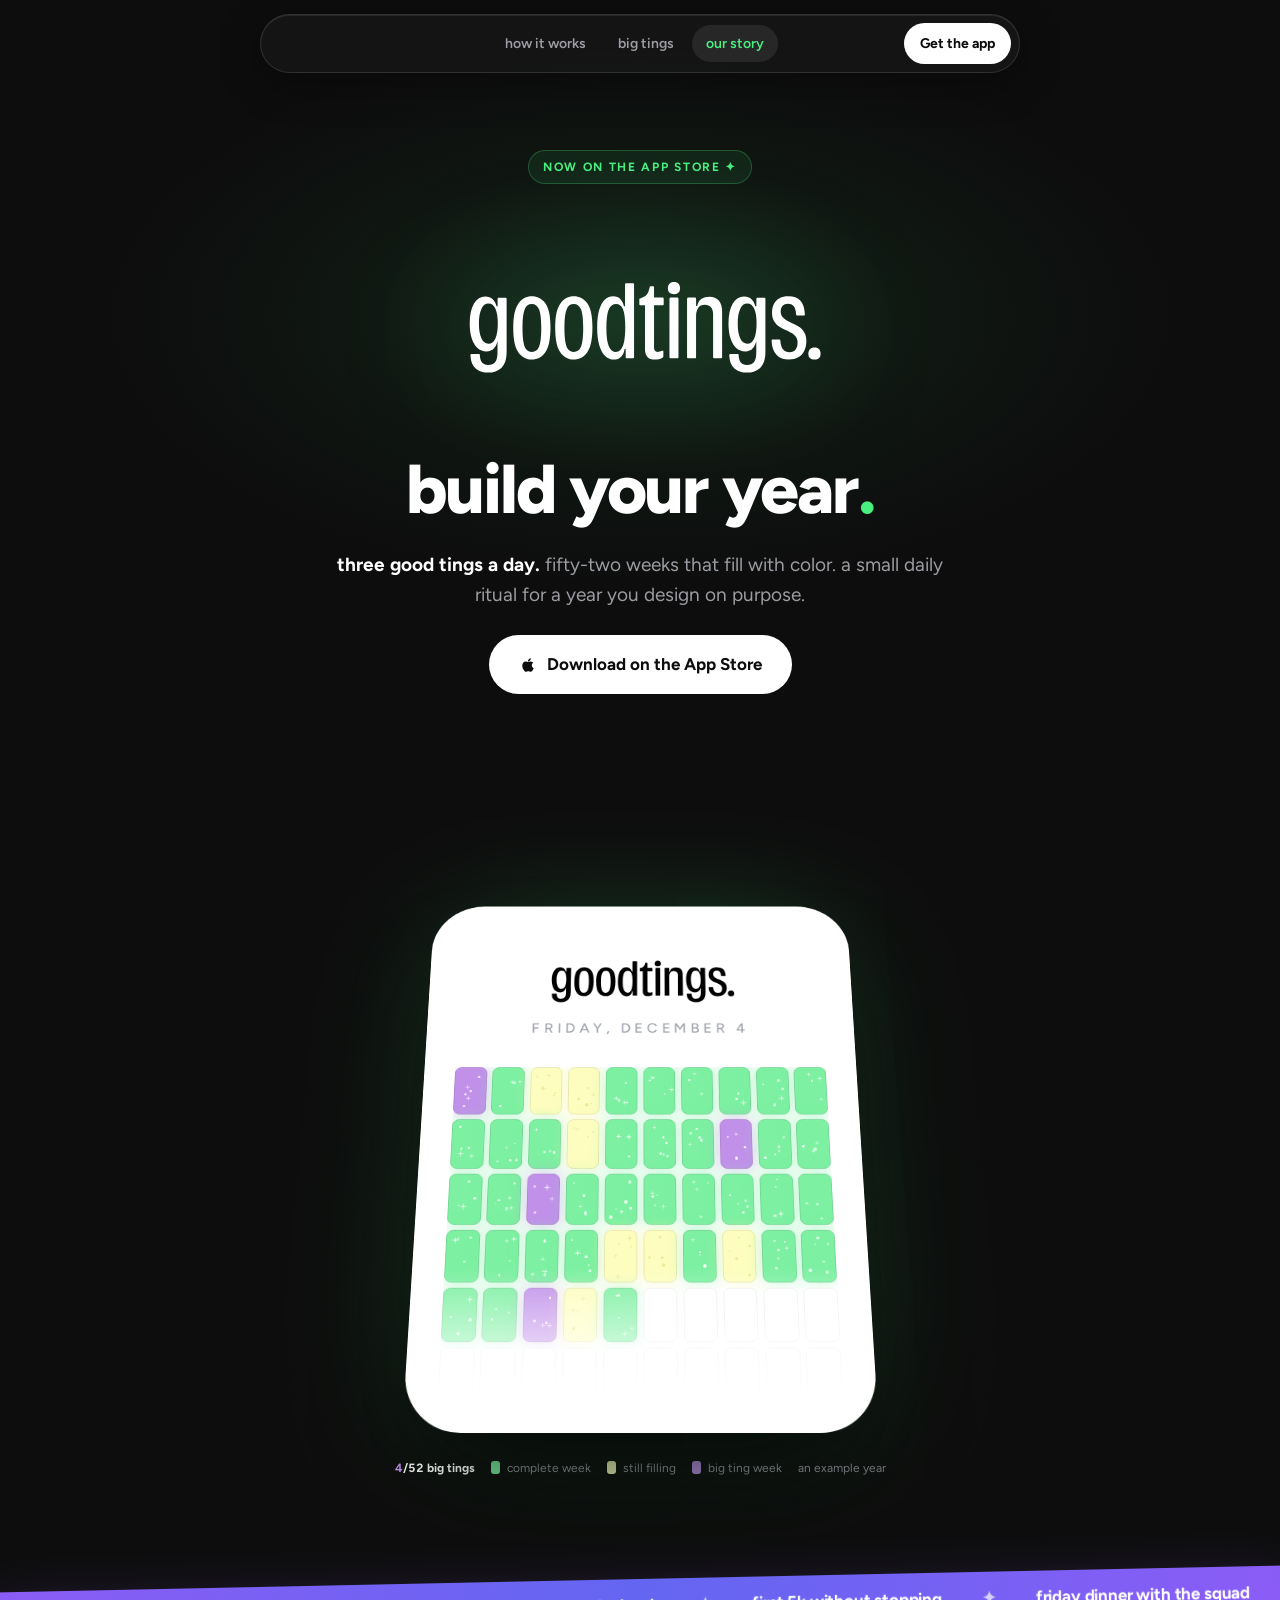
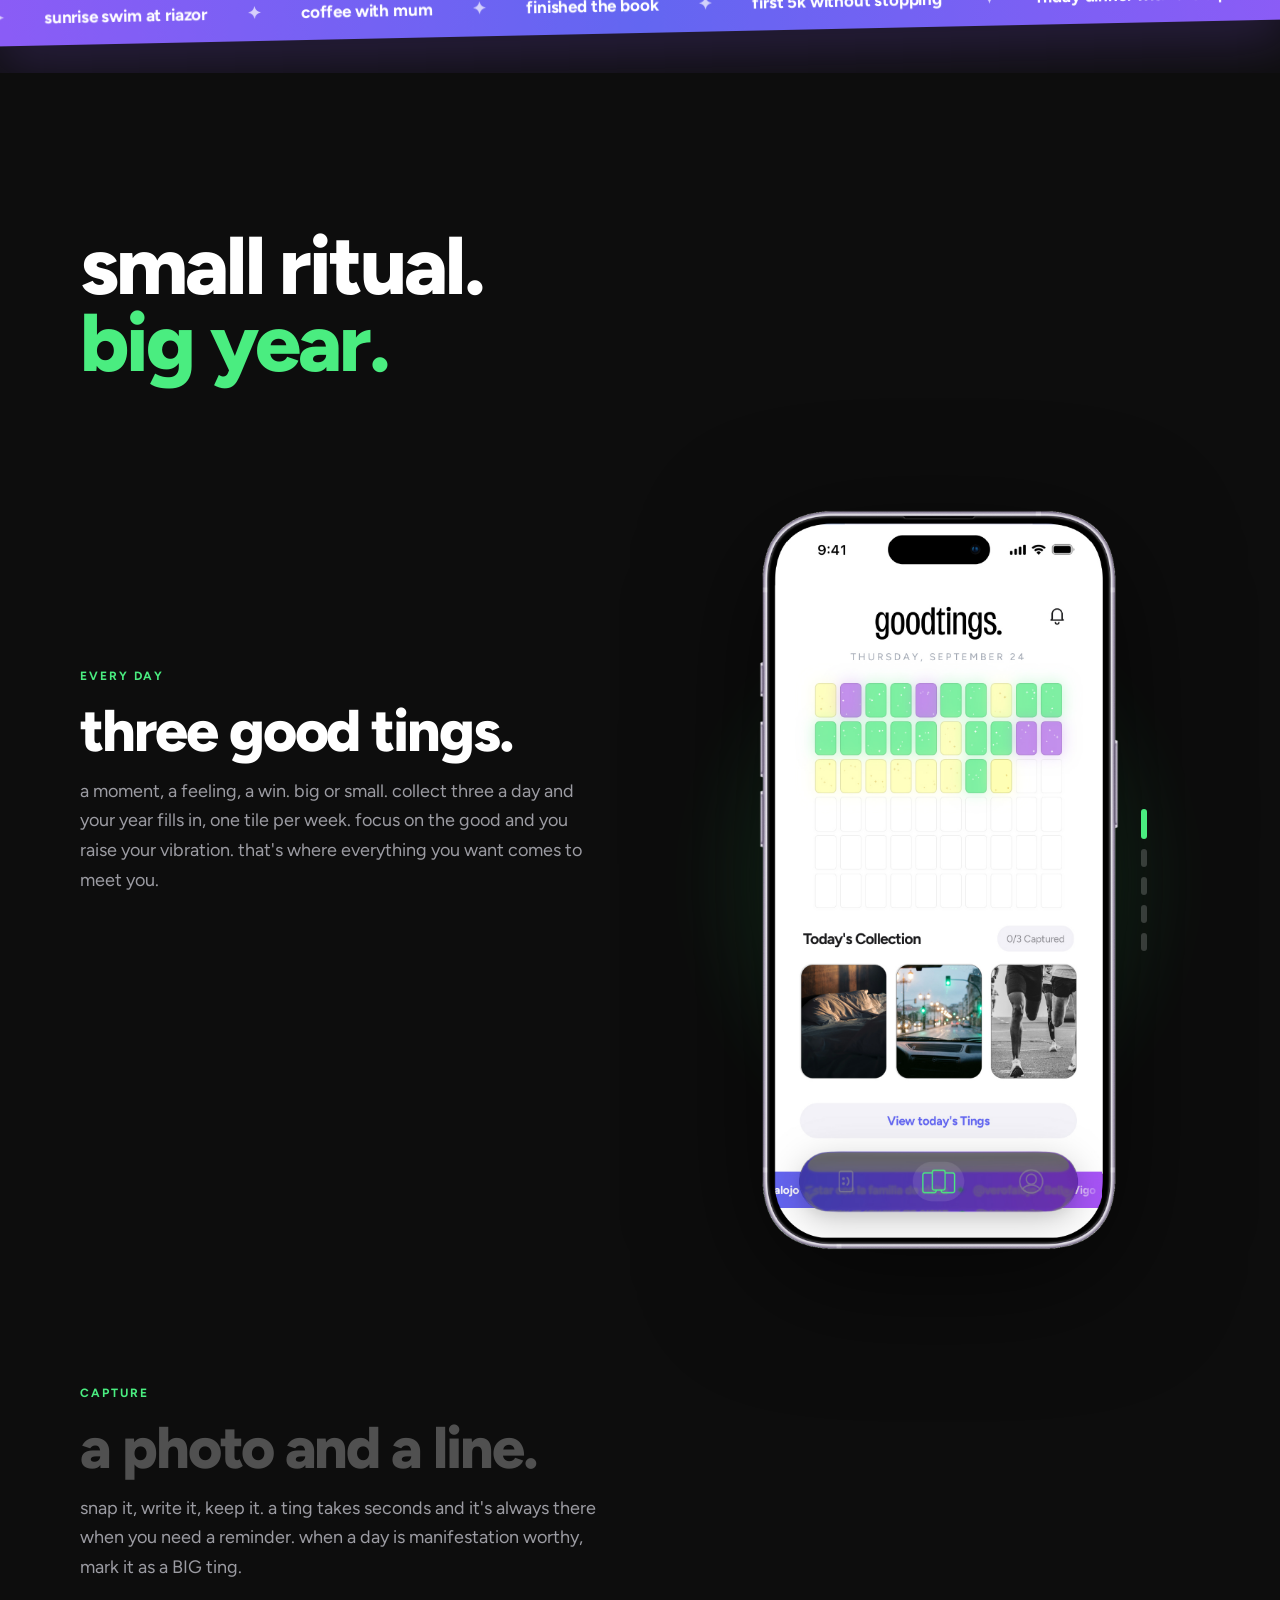
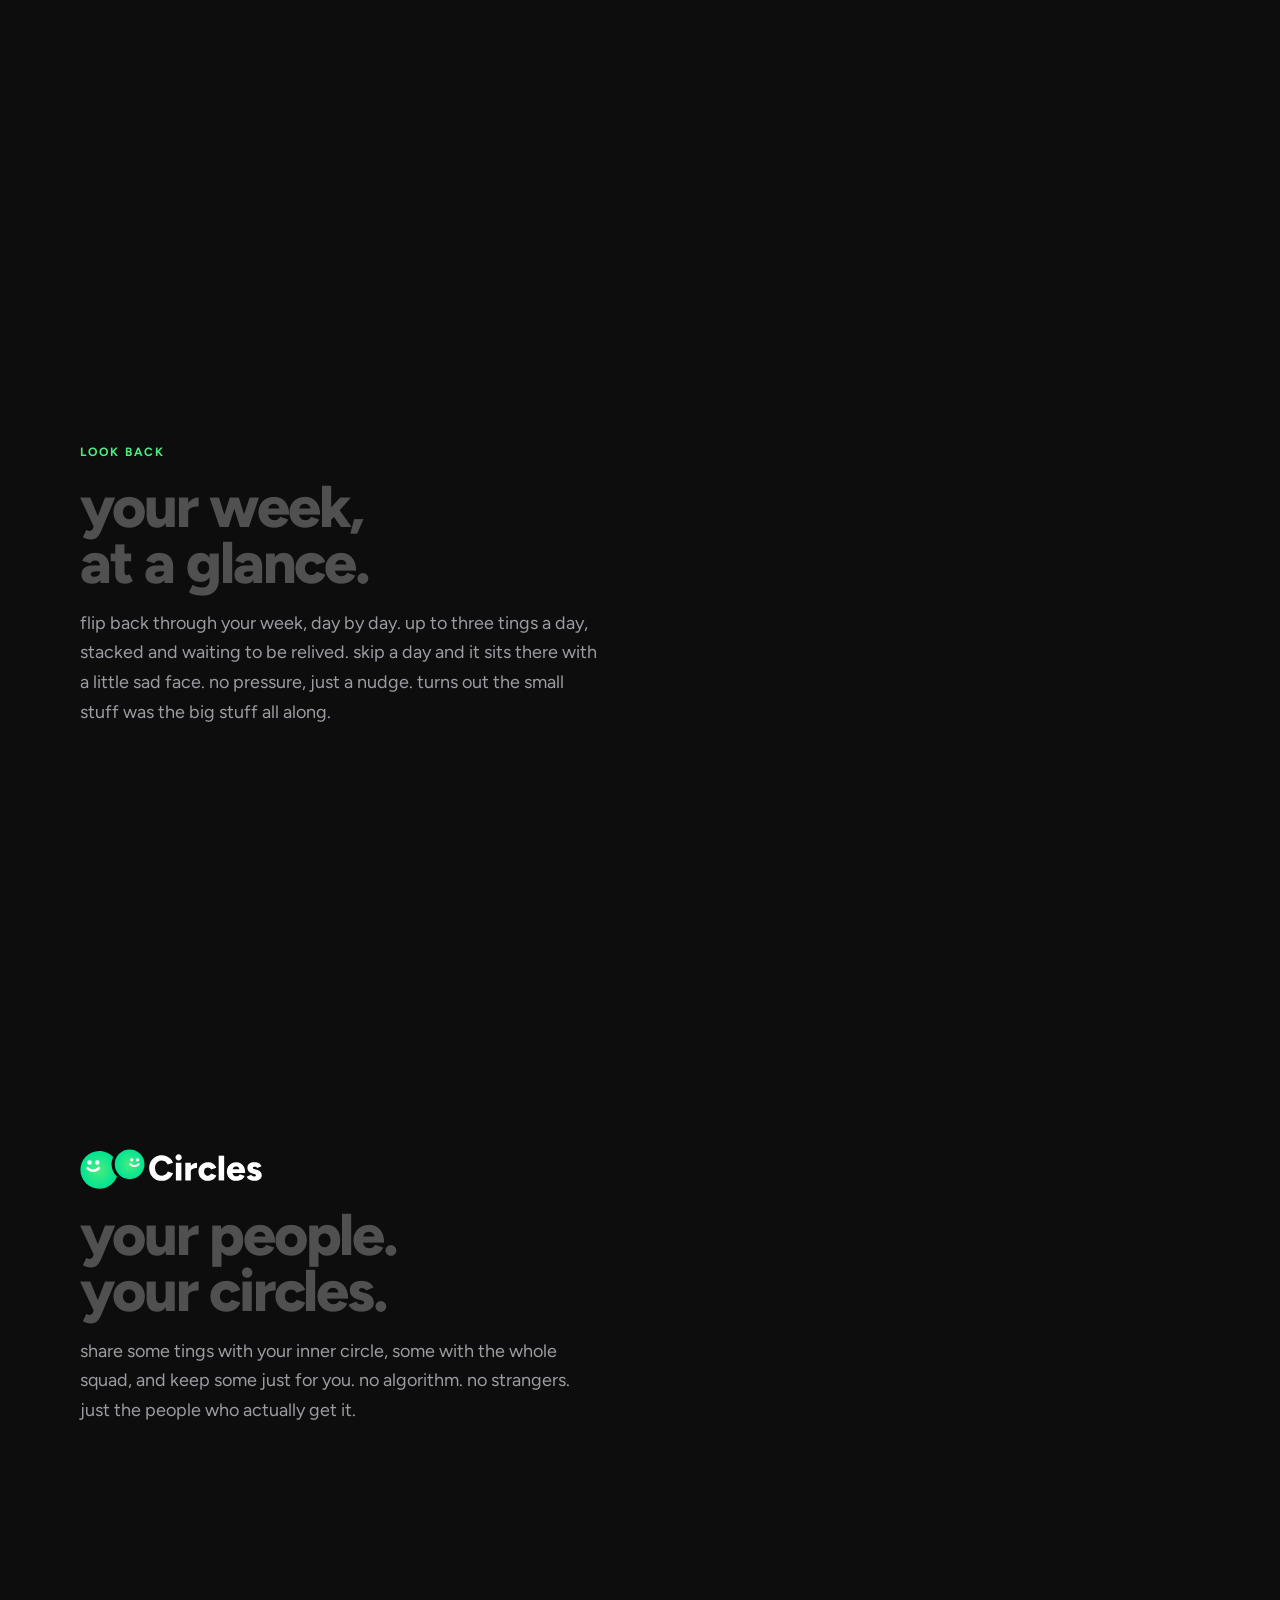
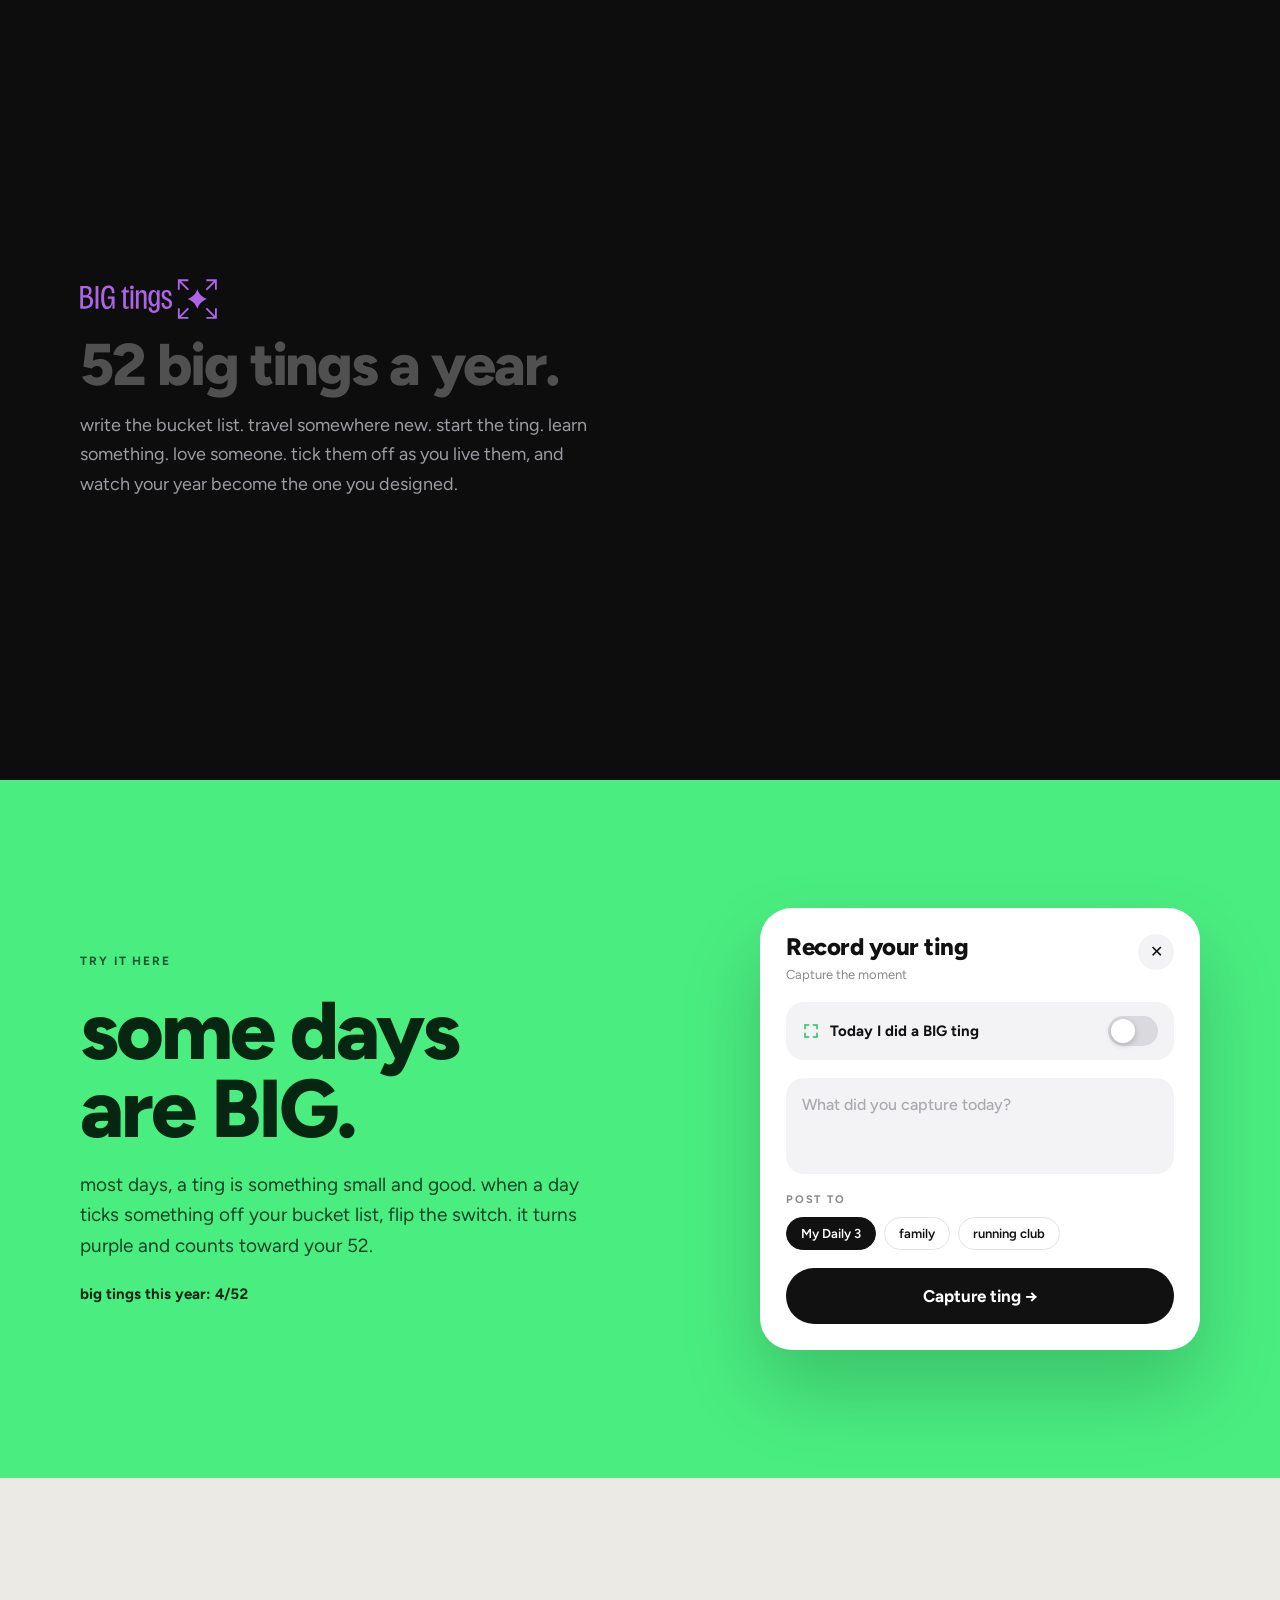
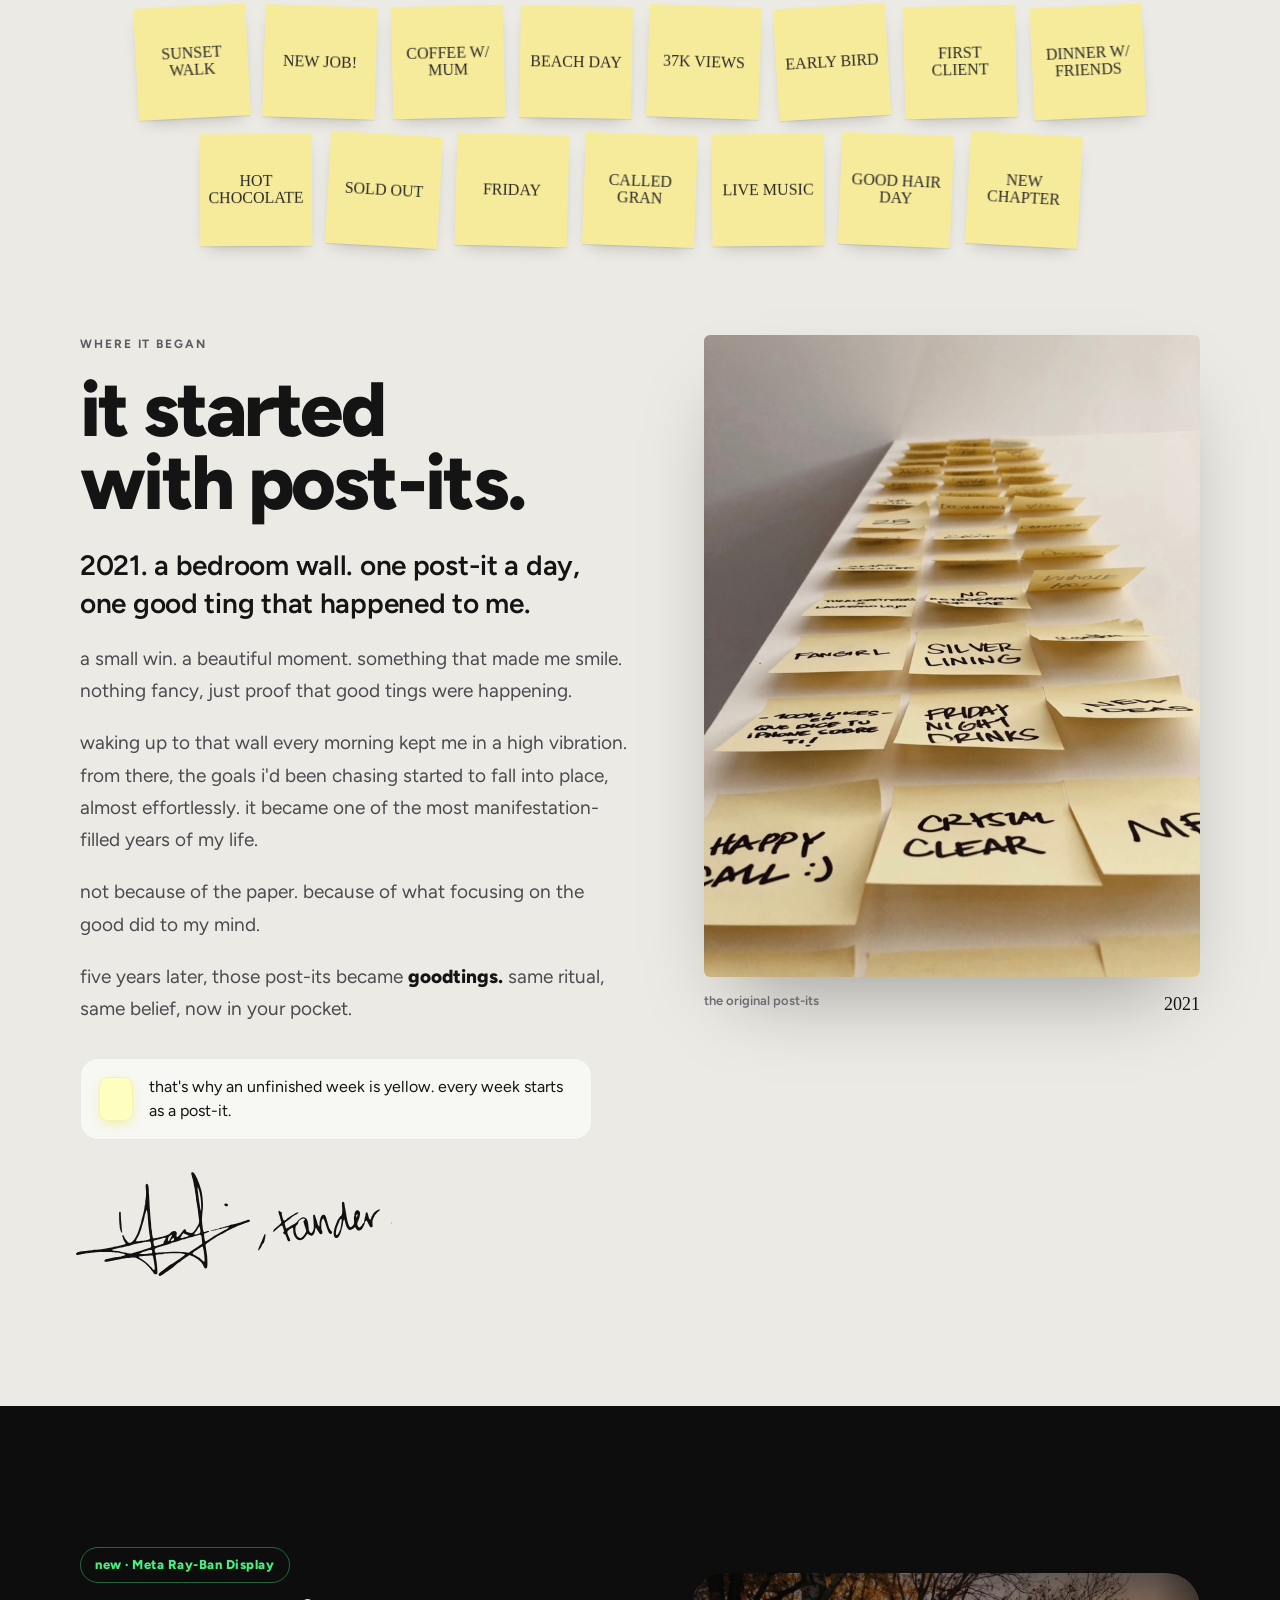
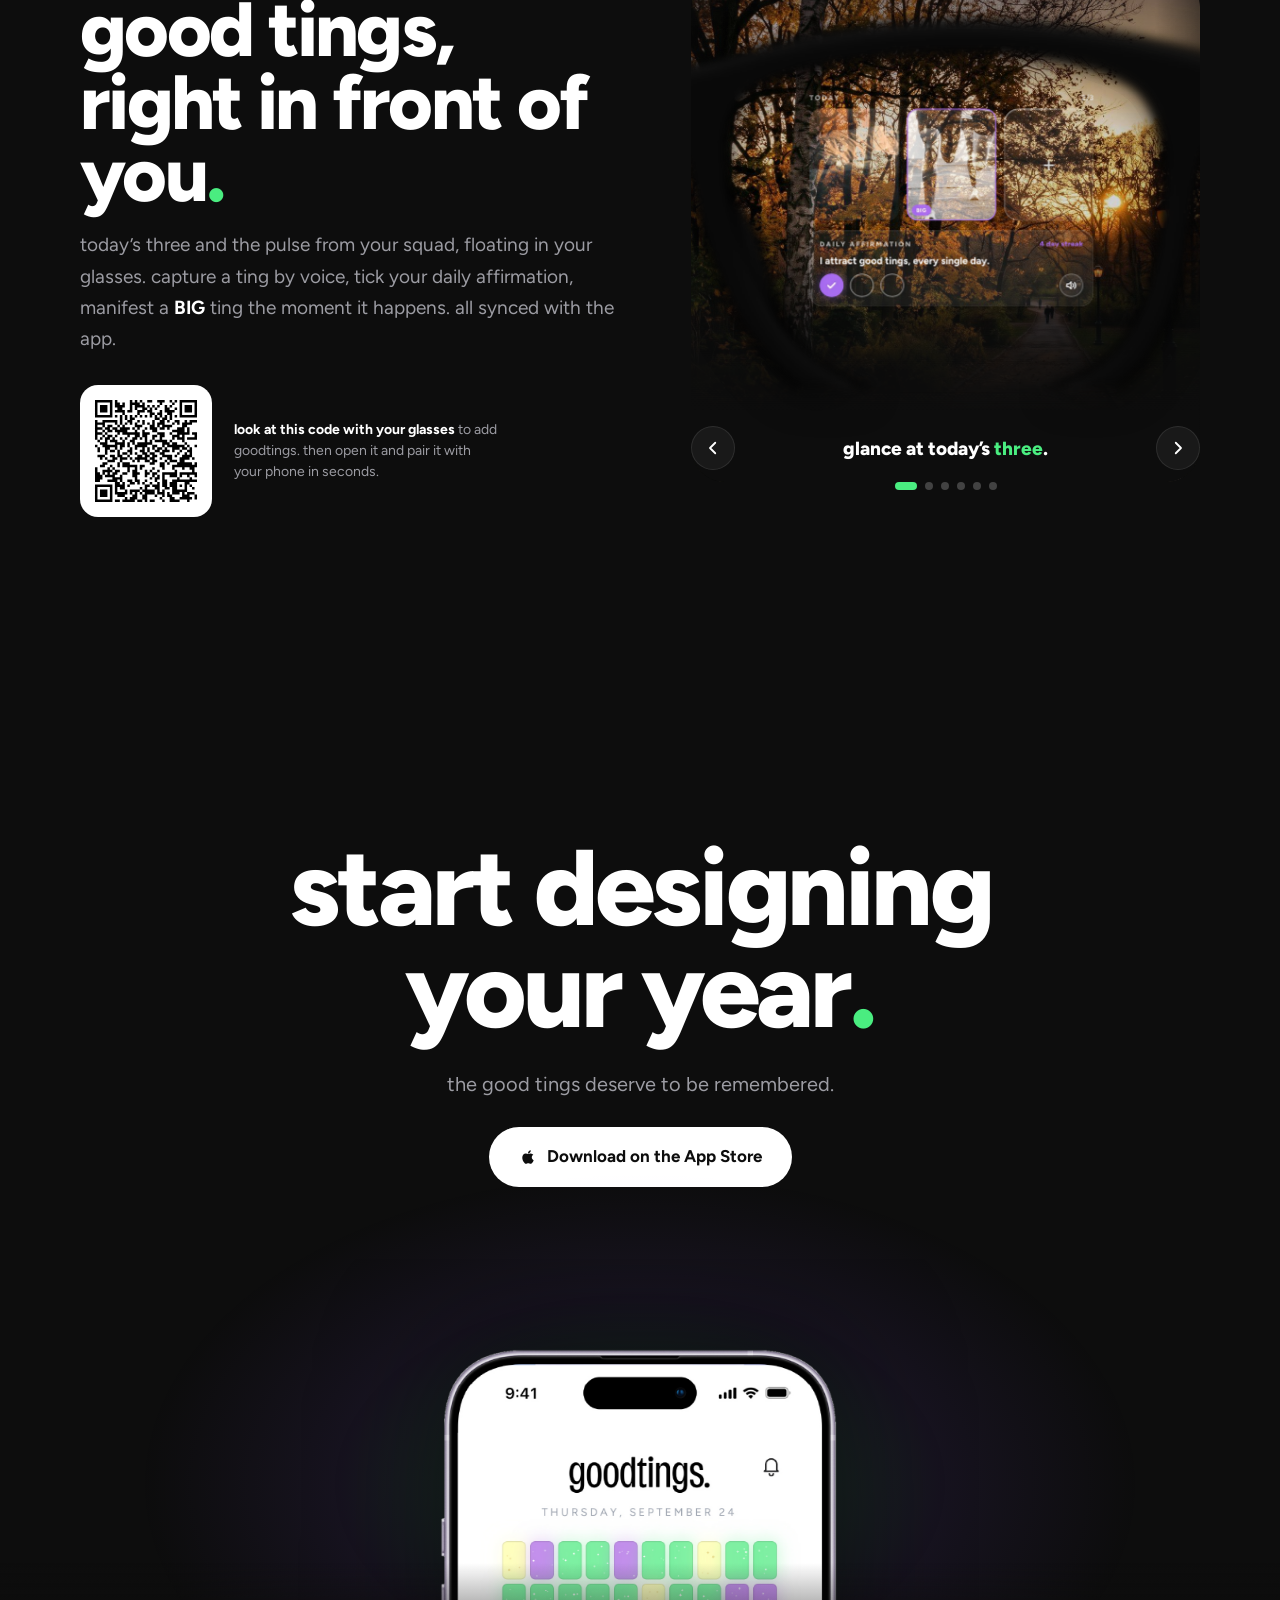
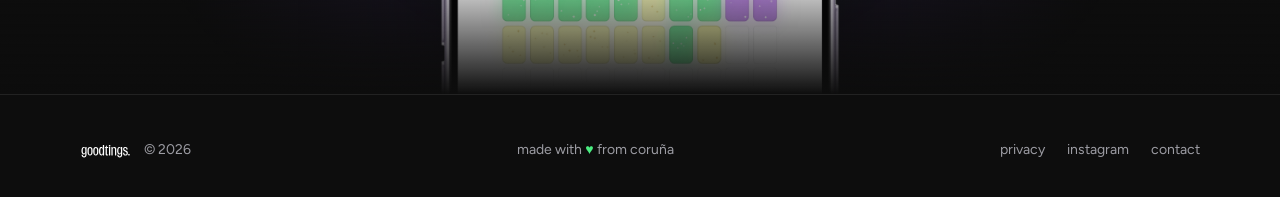
<file: index.html>
<!DOCTYPE html>
<html lang="en">
<head>
  <meta charset="UTF-8" />
  <meta name="viewport" content="width=device-width, initial-scale=1.0, viewport-fit=cover" />
  <title>goodtings. — design your days. build your year.</title>
  <meta name="description" content="goodtings. — design your days. build your year. capture three good things every day, manifest 52 big tings, and watch your year come to life. now on the App Store." />
  <meta name="theme-color" content="#0D0D0D" />
  <meta property="og:title" content="goodtings. — design your days. build your year." />
  <meta property="og:description" content="capture three good tings every day. manifest 52 big tings. design the year you actually want." />
  <meta property="og:url" content="https://goodtings.app" />
  <meta property="og:type" content="website" />
  <meta property="og:image" content="https://goodtings.app/og-image.png" />
  <meta name="twitter:card" content="summary_large_image" />
  <meta name="apple-itunes-app" content="app-id=6761063620" />

  <link rel="icon" type="image/png" href="favicon.png" />
  <link rel="apple-touch-icon" href="favicon.png" />

  <link rel="preconnect" href="https://fonts.googleapis.com">
  <link rel="preconnect" href="https://fonts.gstatic.com" crossorigin>
  <link href="https://fonts.googleapis.com/css2?family=Figtree:ital,wght@0,300..900;1,300..900&family=Permanent+Marker&display=swap" rel="stylesheet">

  <style>
    /* layout: dark "night" canvas with the app's year grid as the recurring motif;
       two full-bleed colour moments (green→purple try-it card, warm post-it wall) break the dark */
    :root {
      --bg: #0D0D0D;
      --bg-soft: #151516;
      --ink: #FFFFFF;
      --muted: #9C9CA3;
      --line: rgba(255,255,255,0.09);
      --green: #4AED80;
      --green-deep: #22C35E;
      --purple: #8B5CF6;
      --indigo: #6366F1;
      --yellow: #F3F59A;
      --wall: #ECEAE4;
      --wall-ink: #141414;
      --postit: #F6EB9A;
      --card: #FFFFFF;
      --card-ink: #111111;
      --card-muted: #8A8A8F;
      --field: #F3F3F5;

      --font: 'Figtree', -apple-system, BlinkMacSystemFont, 'Helvetica Neue', sans-serif;
      --hand: 'Permanent Marker', 'Marker Felt', 'Comic Sans MS', cursive;

      --ease: cubic-bezier(.2,.8,.2,1);
      --gutter: clamp(16px, 4vw, 40px);
      color-scheme: dark;
    }

    * { box-sizing: border-box; margin: 0; padding: 0; }
    html { scroll-behavior: smooth; }
    body {
      background: var(--bg); color: var(--ink);
      font-family: var(--font); font-weight: 400; line-height: 1.5;
      -webkit-font-smoothing: antialiased;
      overflow-x: hidden;
    }
    a { color: inherit; text-decoration: none; }
    img { max-width: 100%; display: block; }
    h1, h2, h3 { font-weight: 800; text-wrap: balance; letter-spacing: -0.035em; line-height: 0.95; }
    :focus-visible { outline: 2px solid var(--green); outline-offset: 3px; border-radius: 8px; }

    .container { max-width: 1200px; margin: 0 auto; padding-inline: var(--gutter); }
    .eyebrow {
      font-size: 12px; font-weight: 700; letter-spacing: 0.16em; text-transform: uppercase;
      color: var(--green);
    }

    main, footer { position: relative; z-index: 1; }

    /* ── nav: floating glass pill, same language as the app's tab bar ── */
    .nav {
      position: fixed; z-index: 60; left: 50%; transform: translateX(-50%);
      top: calc(env(safe-area-inset-top, 0px) + 14px);
      width: min(760px, calc(100% - 24px));
      display: flex; align-items: center; justify-content: space-between; gap: 12px;
      padding: 8px 8px 8px 20px; border-radius: 999px;
      background: rgba(28,28,30,0.55);
      border: 1px solid rgba(255,255,255,0.12);
      box-shadow: 0 10px 40px rgba(0,0,0,0.35), inset 0 1px 0 rgba(255,255,255,0.08);
      backdrop-filter: blur(22px) saturate(160%); -webkit-backdrop-filter: blur(22px) saturate(160%);
    }
    .nav-logo { display: block; height: 22px; width: auto; transition: opacity .4s var(--ease), transform .4s var(--ease); }
    .nav:not(.scrolled) .nav-logo { opacity: 0; transform: translateY(6px); }
    .nav-links { display: flex; gap: 4px; font-size: 14px; font-weight: 600; }
    .nav-links a { padding: 8px 14px; border-radius: 999px; color: var(--muted); transition: color .2s, background .2s; }
    .nav-links a:hover, .nav-links a.on { color: var(--ink); background: rgba(255,255,255,0.08); }
    .nav-links a.on { color: var(--green); }
    .btn {
      display: inline-flex; align-items: center; gap: 10px;
      font-family: var(--font); font-weight: 700; font-size: 15px;
      padding: 12px 20px; border-radius: 999px; border: 0; cursor: pointer;
      background: var(--ink); color: var(--bg);
      transition: transform .25s var(--ease), box-shadow .25s var(--ease);
    }
    .btn:hover { transform: translateY(-2px); box-shadow: 0 12px 40px rgba(74,237,128,0.25); }
    .btn svg { width: 18px; height: 18px; flex: none; }
    .btn.lg { font-size: 17px; padding: 17px 30px; }
    .nav .btn { font-size: 14px; padding: 10px 16px; }

    /* ── hero: centered stack, big wordmark, the year as a showpiece below ── */
    .hero { position: relative; padding-top: calc(env(safe-area-inset-top, 0px) + 150px); padding-bottom: 40px; overflow: hidden; }
    .hero::before {
      content: ""; position: absolute; left: 50%; top: 40px; width: min(1100px, 140vw); aspect-ratio: 2 / 1;
      transform: translateX(-50%); pointer-events: none; z-index: -1;
      background: radial-gradient(closest-side, rgba(74,237,128,0.16), rgba(74,237,128,0.04) 55%, transparent);
    }
    .hero-inner { display: flex; flex-direction: column; align-items: center; text-align: center; gap: 26px; }
    .badge {
      display: inline-flex; align-items: center; gap: 8px; padding: 7px 14px; border-radius: 999px;
      font-size: 12px; font-weight: 700; letter-spacing: 0.14em; text-transform: uppercase; color: var(--green);
      background: rgba(74,237,128,0.08); border: 1px solid rgba(74,237,128,0.25);
    }
    .hero-logo {
      height: clamp(110px, 17vw, 250px); width: auto;
      filter: blur(0) drop-shadow(0 0 70px rgba(74,237,128,0.28));
      animation: rise-logo 1.1s var(--ease) both;
    }
    .hero h1 { font-size: clamp(36px, 5.4vw, 72px); letter-spacing: -0.03em; line-height: 1.02; animation: rise 1.1s .12s var(--ease) both; }
    .hero h1 .g { color: var(--green); }
    .hero-sub { font-size: clamp(17px, 1.5vw, 19px); color: var(--muted); max-width: 34em; line-height: 1.55; animation: rise 1.1s .22s var(--ease) both; }
    .hero-sub strong { color: var(--ink); font-weight: 700; }
    .hero .btn.lg { animation: rise 1.1s .32s var(--ease) both; }
    @keyframes rise { from { transform: translateY(18px); filter: blur(6px); } }
    @keyframes rise-logo { from { transform: translateY(24px) scale(.96); filter: blur(10px) drop-shadow(0 0 70px rgba(74,237,128,0.28)); } }

    .showcase { perspective: 1400px; margin-top: clamp(56px, 8vw, 96px); }
    .showcase .year { margin: 0 auto; transform-origin: 50% 100%; will-change: transform; }

    /* the card is a 1:1 slice of the app's home screen, drawn in iPhone points (--u = 1pt) */
    .year {
      --u: 1.3px;
      --t-g: #7DF0A2; --t-g-b: #75D696;
      --t-y: #FDFDBF; --t-y-b: #E6E7AE;
      --t-p: #C191EA; --t-p-b: #B284D2;
      --t-empty: #ECEDF0;
      position: relative; min-width: 0; width: calc(var(--u) * 390); max-width: 100%;
      padding: calc(var(--u) * 58) calc(var(--u) * 28) calc(var(--u) * 24);
      border-radius: calc(var(--u) * 48);
      background: #FFFFFF; color: #111;
      box-shadow: 0 60px 120px -40px rgba(0,0,0,0.9), 0 0 160px -30px rgba(74,237,128,0.3);
      display: flex; flex-direction: column; align-items: center;
    }
    .year-top { position: relative; width: 100%; display: flex; justify-content: center; }
    .year-mark { width: calc(var(--u) * 174); height: auto; margin: calc(var(--u) * -34.4) 0 calc(var(--u) * -26.6); filter: invert(1); }
    .year .date {
      margin-top: calc(var(--u) * 16); font-size: calc(var(--u) * 13.5); font-weight: 500;
      letter-spacing: 0.26em; text-transform: uppercase; color: #A1A5AE; white-space: nowrap;
    }
    .tiles {
      width: 100%; display: grid; grid-template-columns: repeat(10, 1fr);
      gap: calc(var(--u) * 5); margin-top: calc(var(--u) * 29);
      -webkit-mask-image: linear-gradient(#000 62%, transparent 100%); mask-image: linear-gradient(#000 62%, transparent 100%);
    }
    .tile {
      position: relative; aspect-ratio: 28 / 45; border-radius: calc(var(--u) * 6);
      border: 1px solid var(--t-empty); background: #fff; overflow: visible;
      transition: background-color .5s var(--ease), border-color .5s var(--ease), box-shadow .5s var(--ease);
    }
    .tile.g { background: var(--t-g); border-color: var(--t-g-b); box-shadow: 0 0 calc(var(--u) * 14) rgba(125,240,162,0.45); }
    .tile.y { background: var(--t-y); border-color: var(--t-y-b); box-shadow: 0 0 calc(var(--u) * 14) rgba(246,246,160,0.55); }
    .tile.p { background: var(--t-p); border-color: var(--t-p-b); box-shadow: 0 0 calc(var(--u) * 14) rgba(193,145,234,0.5); }
    .tile.g, .tile.y, .tile.p { animation: pop .5s var(--ease); }
    .speck { position: absolute; background: #fff; pointer-events: none; opacity: 0; transition: opacity .6s ease; border-radius: 50%; }
    .speck.star { border-radius: 0; clip-path: polygon(50% 0, 58% 42%, 100% 50%, 58% 58%, 50% 100%, 42% 58%, 0 50%, 42% 42%); }
    .tile.y .speck { background: #E9E48F; }
    .tile.g .speck, .tile.p .speck, .tile.y .speck { opacity: var(--o, .85); animation: speck 3.4s ease-in-out infinite; animation-delay: var(--dl, 0s); }
    @keyframes speck { 50% { opacity: calc(var(--o, .85) * .3); } }
    .tile.now.y { animation: pop .5s var(--ease), breathe 2.6s 1s ease-in-out infinite; }
    @keyframes pop { 0% { transform: scale(.6); } 60% { transform: scale(1.12); } 100% { transform: scale(1); } }
    @keyframes breathe { 50% { box-shadow: 0 0 calc(var(--u) * 22) rgba(246,246,150,0.95); } }
    .year-foot { display: flex; justify-content: center; align-items: center; gap: 16px; flex-wrap: wrap; margin-top: 26px; font-size: 12px; color: var(--muted); }
    .year-foot b { color: var(--ink); font-variant-numeric: tabular-nums; }
    .year-foot b span { color: #C191EA; }
    .legend { display: flex; gap: 16px; flex-wrap: wrap; justify-content: center; }
    .legend i { display: inline-block; width: 9px; height: 13px; border-radius: 3px; margin-right: 7px; vertical-align: -2px; }
    .year-note { opacity: .7; }
    @media (max-width: 560px) { .year { --u: calc((100vw - 32px) / 390); } }

    /* ── pulse ticker ── */
    .ticker {
      overflow: hidden; white-space: nowrap;
      background: linear-gradient(90deg, var(--purple), var(--indigo), var(--purple));
      padding: 14px 0; transform: rotate(-1.2deg); margin: clamp(64px, 8vw, 104px) -10px 0;
      box-shadow: 0 20px 60px rgba(139,92,246,0.25);
    }
    .ticker-track { display: inline-flex; gap: 40px; animation: marquee 40s linear infinite; padding-right: 40px; }
    .ticker span { font-weight: 700; font-size: 17px; letter-spacing: -0.01em; }
    .ticker span::before { content: "✦"; margin-right: 40px; opacity: .7; }
    @keyframes marquee { to { transform: translateX(-50%); } }

    /* ── how it works: sticky phone ── */
    .how { padding-block: clamp(96px, 12vw, 160px) 40px; }
    .how-title { font-size: clamp(44px, 6.4vw, 84px); margin-bottom: clamp(24px, 4vw, 48px); }
    .how-title .g { color: var(--green); }
    .how-grid { display: grid; grid-template-columns: 1fr 1fr; gap: clamp(32px, 6vw, 96px); }
    .step { min-height: 78vh; display: flex; flex-direction: column; justify-content: center; gap: 18px; min-width: 0; }
    .step h3 { font-size: clamp(36px, 4.6vw, 60px); transition: color .4s; color: rgba(255,255,255,0.28); }
    .step.on h3 { color: var(--ink); }
    .step p { font-size: 18px; color: var(--muted); line-height: 1.65; max-width: 30em; }
    .step .svg-head { height: clamp(28px, 3.3vw, 40px); width: auto; align-self: flex-start; }
    .step .shot { display: none; }
    .phone-col { position: relative; }
    .phone-sticky { position: sticky; top: 0; height: 100vh; display: grid; place-items: center; }
    .phone { position: relative; width: min(360px, 100%); aspect-ratio: 1012 / 2080; }
    .phone::before {
      content: ""; position: absolute; inset: 12% -18%; z-index: -1; border-radius: 50%;
      background: radial-gradient(closest-side, var(--glow, rgba(74,237,128,0.35)), transparent);
      filter: blur(30px); transition: background 0.8s;
    }
    .phone img {
      position: absolute; inset: 0; width: 100%; height: 100%; object-fit: contain;
      opacity: 0; transform: translateY(18px) scale(.97);
      transition: opacity .6s var(--ease), transform .8s var(--ease);
      filter: drop-shadow(0 30px 60px rgba(0,0,0,0.6));
    }
    .phone img.on { opacity: 1; transform: none; }
    .dots { position: absolute; right: -28px; top: 50%; transform: translateY(-50%); display: grid; gap: 10px; }
    .dots i { width: 6px; height: 18px; border-radius: 4px; background: rgba(255,255,255,0.18); transition: background .3s, height .3s; }
    .dots i.on { background: var(--green); height: 30px; }

    /* ── try it: record your ting ── */
    .try {
      --tone: var(--green); --tone-ink: #062611;
      position: relative; overflow: hidden;
      background: var(--tone); color: var(--tone-ink);
      transition: background-color .7s var(--ease), color .7s var(--ease);
      padding-block: clamp(80px, 10vw, 140px);
    }
    .try.big { --tone: var(--purple); --tone-ink: #FFFFFF; }
    .try-inner { display: grid; grid-template-columns: 1fr minmax(0, 440px); gap: clamp(32px, 6vw, 96px); align-items: center; }
    .try-copy { display: flex; flex-direction: column; gap: 22px; min-width: 0; }
    .try .eyebrow { color: inherit; opacity: .75; }
    .try h2 { font-size: clamp(44px, 6.4vw, 88px); }
    .try h2 .big-word { display: inline-block; transition: transform .6s var(--ease); }
    .try.big h2 .big-word { transform: scale(1.12) rotate(-3deg); }
    .try-copy p { font-size: 19px; line-height: 1.6; max-width: 28em; opacity: .85; }
    .try-counter { font-size: 15px; font-weight: 700; font-variant-numeric: tabular-nums; }

    .rec {
      background: var(--card); color: var(--card-ink); border-radius: 32px;
      padding: 26px; display: flex; flex-direction: column; gap: 18px;
      box-shadow: 0 40px 80px rgba(0,0,0,0.18);
      transition: transform .6s var(--ease);
    }
    .rec-head { display: flex; justify-content: space-between; align-items: flex-start; }
    .rec-head h3 { font-size: 24px; letter-spacing: -0.02em; line-height: 1.1; font-weight: 800; }
    .rec-head small { display: block; font-size: 13px; color: var(--card-muted); margin-top: 4px; }
    .rec-x { width: 36px; height: 36px; border-radius: 50%; background: var(--field); display: grid; place-items: center; font-size: 16px; color: var(--card-ink); }
    .switch-row {
      display: flex; align-items: center; justify-content: space-between; gap: 12px;
      padding: 14px 16px; border-radius: 18px; background: var(--field); cursor: pointer;
      font-weight: 700; font-size: 15px;
    }
    .switch-row .lbl { display: flex; align-items: center; gap: 10px; }
    .switch-row svg { width: 18px; height: 18px; color: var(--green-deep); transition: color .4s; }
    .try.big .switch-row svg { color: var(--purple); }
    .switch { position: relative; width: 50px; height: 30px; flex: none; }
    .switch input { position: absolute; inset: 0; opacity: 0; cursor: pointer; margin: 0; }
    .switch span { position: absolute; inset: 0; border-radius: 999px; background: #D9D9DE; transition: background .3s; pointer-events: none; }
    .switch span::after {
      content: ""; position: absolute; top: 3px; left: 3px; width: 24px; height: 24px; border-radius: 50%;
      background: #fff; box-shadow: 0 2px 6px rgba(0,0,0,0.2); transition: transform .35s var(--ease);
    }
    .switch input:checked + span { background: var(--purple); }
    .switch input:checked + span::after { transform: translateX(20px); }
    .switch input:focus-visible + span { outline: 2px solid var(--purple); outline-offset: 3px; }
    .bucket { display: grid; gap: 8px; }
    .bucket[hidden] { display: none; }
    .bucket .lab { font-size: 11px; font-weight: 700; letter-spacing: 0.16em; color: var(--card-muted); }
    .bucket-list { display: flex; flex-wrap: wrap; gap: 8px; }
    .rec textarea {
      width: 100%; min-height: 96px; resize: none; border: 0; border-radius: 18px;
      background: var(--field); padding: 16px; font: 500 16px/1.4 var(--font); color: var(--card-ink);
    }
    .rec textarea::placeholder { color: #A9A9AE; }
    .rec textarea:focus { outline: 2px solid var(--green); }
    .try.big .rec textarea:focus { outline-color: var(--purple); }
    .post-to .lab { font-size: 11px; font-weight: 700; letter-spacing: 0.16em; color: var(--card-muted); margin-bottom: 8px; }
    .chips { display: flex; gap: 8px; overflow-x: auto; scrollbar-width: none; }
    .chip {
      flex: none; font: 600 13px var(--font); padding: 8px 14px; border-radius: 999px;
      border: 1px solid #E2E2E6; background: #fff; color: var(--card-ink); cursor: pointer;
      transition: background .2s, color .2s, border-color .2s;
    }
    .chip[aria-pressed="true"] { background: var(--card-ink); border-color: var(--card-ink); color: #fff; }
    .bucket .chip[aria-pressed="true"] { background: var(--purple); border-color: var(--purple); }
    .capture {
      display: flex; justify-content: center; align-items: center; gap: 8px;
      font: 700 17px var(--font); padding: 18px; border-radius: 999px; border: 0; cursor: pointer;
      background: var(--card-ink); color: #fff; transition: transform .2s var(--ease);
    }
    .capture:active { transform: scale(.98); }
    .toast {
      position: absolute; left: 50%; bottom: 32px; transform: translate(-50%, 20px); opacity: 0;
      background: var(--card-ink); color: #fff; padding: 12px 20px; border-radius: 999px;
      font-weight: 700; font-size: 15px; white-space: nowrap; pointer-events: none;
      transition: opacity .3s, transform .4s var(--ease); z-index: 3;
    }
    .toast.show { opacity: 1; transform: translate(-50%, 0); }
    .burst { position: absolute; width: 12px; height: 15px; border-radius: 4px; pointer-events: none; z-index: 2; }

    /* ── story: the post-it wall ── */
    .story { background: var(--wall); color: var(--wall-ink); padding-block: clamp(80px, 10vw, 140px); overflow: hidden; }
    .notes { display: flex; flex-wrap: wrap; justify-content: center; gap: clamp(8px, 1.4vw, 16px); margin-bottom: clamp(56px, 7vw, 96px); }
    .note {
      width: clamp(76px, 9vw, 112px); aspect-ratio: 1; background: var(--postit);
      display: grid; place-items: center; text-align: center; padding: 8px;
      font-family: var(--hand); font-size: clamp(12px, 1.25vw, 16px); line-height: 1.05; text-transform: uppercase;
      color: #2A2A2A;
      box-shadow: 0 1px 1px rgba(0,0,0,0.08), 0 8px 16px -8px rgba(0,0,0,0.25);
      transform: rotate(var(--r, 0deg));
      transition: transform .6s var(--ease), box-shadow .6s var(--ease);
    }
    .note.lift { transform: rotate(var(--r, 0deg)) translateY(-14px) scale(1.06); box-shadow: 0 22px 30px -12px rgba(0,0,0,0.3); }
    .note.stick { animation: stick .7s var(--ease) both; animation-delay: var(--d, 0s); }
    @keyframes stick {
      0% { transform: rotate(calc(var(--r, 0deg) * 3)) translateY(-10px) scale(1.12); box-shadow: 0 24px 30px -10px rgba(0,0,0,0.25); }
      100% { transform: rotate(var(--r, 0deg)); }
    }
    .story-inner { display: grid; grid-template-columns: 1.05fr 0.95fr; gap: clamp(40px, 6vw, 96px); align-items: start; }
    .story-copy { display: flex; flex-direction: column; gap: 20px; min-width: 0; }
    .story .eyebrow { color: #5B5B60; }
    .story h2 { font-size: clamp(44px, 6vw, 80px); margin-bottom: 8px; }
    .story p { font-size: 19px; line-height: 1.7; color: #4A4A4F; max-width: 32em; }
    .story p strong { color: var(--wall-ink); font-weight: 800; }
    .yellow-note {
      display: flex; gap: 16px; align-items: center; margin-top: 12px;
      padding: 16px 18px; border-radius: 18px; background: rgba(255,255,255,0.6);
      border: 1px solid rgba(0,0,0,0.06); max-width: 32em;
    }
    .yellow-note .sw { flex: none; width: 34px; height: 44px; border-radius: 9px; background: #FEFEBE; box-shadow: 0 4px 12px -2px rgba(240,236,140,0.8), inset 0 0 0 1px rgba(0,0,0,0.05); position: relative; }
    .yellow-note p { font-size: 16px; line-height: 1.5; margin: 0; color: var(--wall-ink); }
    .sign { width: clamp(220px, 26vw, 320px); height: auto; margin-top: 10px; margin-left: -6px; }
    .story .lede { font-size: clamp(22px, 2.2vw, 28px); line-height: 1.35; color: var(--wall-ink); font-weight: 600; letter-spacing: -0.01em; }
    .wall-photo { position: sticky; top: 100px; }
    .wall-photo img { width: 100%; border-radius: 6px; box-shadow: 0 40px 80px -30px rgba(0,0,0,0.35); }
    .wall-photo figcaption { display: flex; justify-content: space-between; margin-top: 14px; font-size: 13px; color: #6B6B70; font-weight: 600; }
    .wall-photo figcaption b { font-family: var(--hand); font-weight: 400; font-size: 18px; color: var(--wall-ink); }

    /* ── final CTA ── */
    .final { position: relative; padding-top: clamp(110px, 14vw, 190px); text-align: center; overflow: hidden; }
    .final::before {
      content: ""; position: absolute; left: 50%; bottom: -10%; width: min(1000px, 150vw); aspect-ratio: 1.6;
      transform: translateX(-50%); pointer-events: none;
      background: radial-gradient(closest-side, rgba(74,237,128,0.22), rgba(139,92,246,0.08) 60%, transparent);
    }
    .final-phone { position: relative; height: clamp(260px, 34vw, 440px); overflow: hidden; margin-top: clamp(48px, 6vw, 72px); width: 100%; }
    .final-phone img {
      width: min(400px, 82vw); margin: 0 auto; will-change: transform;
      filter: drop-shadow(0 -10px 60px rgba(0,0,0,0.5));
    }
    .final-phone::after { content: ""; position: absolute; inset: auto 0 0 0; height: 30%; background: linear-gradient(transparent, var(--bg)); }
    .final-inner { display: flex; flex-direction: column; align-items: center; gap: 28px; }
    .final h2 { font-size: clamp(52px, 8.4vw, 124px); }
    .final h2 .g { color: var(--green); }
    .final p { font-size: 20px; color: var(--muted); }

    footer { border-top: 1px solid var(--line); padding-block: 40px 32px; }
    .foot { display: flex; justify-content: space-between; align-items: center; gap: 24px; flex-wrap: wrap; font-size: 14px; color: var(--muted); }
    .foot-left { display: flex; align-items: center; gap: 14px; }
    .foot-left img { height: 30px; width: auto; }
    .foot-links { display: flex; gap: 22px; }
    .foot-links a:hover { color: var(--green); }
    .foot .heart { color: var(--green); }

    /* ── responsive ── */
    @media (max-width: 900px) {
      .nav-links { display: none; }
      .hero { padding-top: calc(env(safe-area-inset-top, 0px) + 116px); }
      .how-grid { grid-template-columns: 1fr; }
      .phone-col { display: none; }
      .step { min-height: 0; padding-block: 40px; }
      .step h3 { color: var(--ink); }
      .step .shot { display: block; width: min(300px, 80%); margin: 16px auto 0; filter: drop-shadow(0 24px 50px rgba(0,0,0,0.6)); }
      .try-inner { grid-template-columns: 1fr; }
      .story-inner { grid-template-columns: 1fr; }
      .wall-photo { position: static; max-width: 420px; }
      }
    @media (max-width: 520px) {
      .nav { padding-left: 16px; }
      .nav-logo { height: 21px; }
      .rec { padding: 20px; border-radius: 26px; }
      .foot { flex-direction: column; text-align: center; }
      .ticker span { font-size: 15px; }
    }
    @media (prefers-reduced-motion: reduce) {
      *, *::before, *::after { animation: none !important; transition-duration: .01ms !important; }
      html { scroll-behavior: auto; }
    }
  
    /* ---------- goodtings. on Meta Ray-Ban Display ---------- */
    .glasses { padding-block: clamp(90px, 11vw, 150px); position: relative; overflow: hidden; }
    .glasses::before { content: ""; position: absolute; inset: auto -20% -40% -20%; height: 70%;
      background: radial-gradient(50% 60% at 50% 100%, rgba(74,237,128,.16), transparent 70%); pointer-events: none; }
    .glasses-inner { display: grid; grid-template-columns: 1.05fr 1fr; gap: clamp(40px, 6vw, 90px); align-items: center; position: relative; }
    .glasses h2 { font-size: clamp(44px, 6vw, 84px); margin: 10px 0 18px; }
    .glasses h2 .g { color: var(--green); }
    .glasses p { font-size: 19px; line-height: 1.65; color: var(--muted); max-width: 30em; }
    .glasses p strong { color: var(--ink); }
    .glasses .pill { display: inline-flex; align-items: center; gap: 8px; padding: 7px 14px; border-radius: 99px;
      border: 1px solid rgba(74,237,128,.4); color: var(--green); font-size: 13px; font-weight: 800; letter-spacing: .04em; }
    /* the peek: look through the glasses while the world slides by */
    .peekwrap { position: relative; }
    .peek { position: relative; aspect-ratio: 1; border-radius: 34px; overflow: hidden; background: var(--bg); isolation: isolate;
      touch-action: pan-y; cursor: grab; user-select: none; -webkit-user-select: none; outline: none;
      -webkit-mask: linear-gradient(#000 0 0); }
    .peek.drag { cursor: grabbing; }
    .peek:focus-visible { box-shadow: 0 0 0 2px var(--green); }
    .peek .stage { position: absolute; left: 0; top: 0; width: 1080px; height: 1080px; transform-origin: 0 0; }
    .peek .pan { position: absolute; top: 0; bottom: 0; left: -1px; width: 1082px; overflow: hidden; will-change: transform; }
    .peek .pan img { position: absolute; top: 0; left: 0; width: 1400px; height: 1080px; max-width: none; will-change: transform; pointer-events: none; }
    .peek .shade { position: absolute; inset: 0; pointer-events: none;
      background: linear-gradient(180deg, rgba(13,13,13,.45), rgba(13,13,13,0) 22%, rgba(13,13,13,0) 50%, rgba(13,13,13,.55) 64%, rgba(13,13,13,.9) 76%, #0D0D0D 86%),
        linear-gradient(90deg, rgba(13,13,13,.5), rgba(13,13,13,0) 9%, rgba(13,13,13,0) 91%, rgba(13,13,13,.5)); }
    .peek .rig { position: absolute; inset: 0; will-change: transform; transform-origin: 50% 64%; }
    .peek .glass { position: absolute; left: -128px; top: -154px; width: 1080px; height: 1080px; transform: scale(1.185); transform-origin: 0 0;
      -webkit-mask: url(glass-peek/lensmask.png) 0 0/1080px 1080px; mask: url(glass-peek/lensmask.png) 0 0/1080px 1080px; }
    .peek .glass .ui { position: absolute; opacity: 0; will-change: opacity, transform; pointer-events: none; }
    .peek .glass .ui img { display: block; width: 100%; height: auto; }
    .peek .glass .ui .tick { position: absolute; inset: 0; opacity: 0; transition: opacity .25s ease; }
    .peek .glass .ui .tick.on { opacity: 1; }
    .peek .glint { position: absolute; inset: 0; pointer-events: none; opacity: 0;
      background: linear-gradient(115deg, transparent 38%, rgba(255,255,255,.10) 46%, rgba(74,237,128,.22) 50%, rgba(255,255,255,.08) 54%, transparent 62%);
      background-size: 260% 100%; background-position: 120% 0; }
    .peek .glint.go { animation: glint 1.1s cubic-bezier(.3,.7,.3,1) both; }
    @keyframes glint { 0% { opacity: 0; background-position: 130% 0 } 20% { opacity: 1 } 100% { opacity: 0; background-position: -30% 0 } }
    .peek .frame { position: absolute; left: -128px; top: -154px; width: 1280px; height: 1280px; max-width: none; pointer-events: none;
      filter: brightness(.3) drop-shadow(0 18px 40px rgba(0,0,0,.45)); }
    .peek-bar { position: relative; display: flex; align-items: center; justify-content: space-between; gap: 14px; margin-top: -11%; }
    .glasses .peek-cap { margin: 0; flex: 1; text-align: center; font-weight: 800; font-size: 19px; color: var(--ink); min-height: 1.4em; transition: opacity .25s ease, transform .25s ease; }
    .peek-cap.swap { opacity: 0; transform: translateY(6px); }
    .peek-cap .g { color: var(--green); } .peek-cap .p { color: #A98BFF; }
    .peek-btn { width: 44px; height: 44px; flex: none; border-radius: 50%; border: 1px solid var(--line); background: rgba(255,255,255,.05);
      color: var(--ink); display: grid; place-items: center; cursor: pointer; transition: background .2s, transform .2s; }
    .peek-btn:hover { background: rgba(255,255,255,.1); } .peek-btn:active { transform: scale(.92); }
    .peek-btn svg { width: 18px; height: 18px; }
    .peek-dots { display: flex; justify-content: center; gap: 8px; margin-top: 12px; }
    .peek-dots button { width: 8px; height: 8px; padding: 0; border: 0; border-radius: 99px; background: rgba(255,255,255,.22); cursor: pointer; transition: width .3s ease, background .3s ease; }
    .peek-dots button[aria-current="true"] { width: 22px; background: var(--green); }
    .get-glass { margin-top: 30px; display: flex; gap: 22px; align-items: center; flex-wrap: wrap; }
    .qr { width: 132px; height: 132px; padding: 10px; border-radius: 18px; background: #fff; flex: none; }
    .qr img { width: 100%; height: 100%; display: block; }
    .get-glass small { display: block; color: var(--muted); font-size: 14px; line-height: 1.5; max-width: 19em; }
    .get-glass small b { color: var(--ink); }
    #installGlass[hidden] { display: none; }
    @media (max-width: 860px) {
      .glasses-inner { grid-template-columns: 1fr; }
      .peekwrap { max-width: 480px; margin-inline: auto; width: 100%; }
    }
  </style>
</head>
<body>
  <nav class="nav" aria-label="main">
    <a href="#top" aria-label="goodtings. home"><img src="nav-logo.svg" alt="goodtings." class="nav-logo" /></a>
    <div class="nav-links">
      <a href="#how">how it works</a>
      <a href="#try">big tings</a>
      <a href="#story">our story</a>
    </div>
    <a class="btn" href="https://apps.apple.com/es/app/goodtings/id6761063620?l=en-GB" target="_blank" rel="noopener">Get the app</a>
  </nav>

  <main>
    <!-- HERO -->
    <section class="hero" id="top">
      <div class="container hero-inner">
        <div class="badge">now on the App Store ✦</div>
        <img src="gootings-logo-header-white.svg" alt="goodtings." class="hero-logo" />
        <h1>build your year<span class="g">.</span></h1>
        <p class="hero-sub"><strong>three good tings a day.</strong> fifty-two weeks that fill with color. a small daily ritual for a year you design on purpose.</p>
        <a class="btn lg" href="https://apps.apple.com/es/app/goodtings/id6761063620?l=en-GB" target="_blank" rel="noopener">
          <svg viewBox="0 0 24 24" fill="currentColor" aria-hidden="true"><path d="M17.05 20.28c-.98.95-2.05.8-3.08.35-1.09-.46-2.09-.48-3.24 0-1.44.62-2.2.44-3.06-.35C2.79 15.25 3.51 7.59 9.05 7.31c1.35.07 2.29.74 3.08.8 1.18-.24 2.31-.93 3.57-.84 1.51.12 2.65.72 3.4 1.8-3.12 1.87-2.38 5.98.48 7.13-.57 1.5-1.31 2.99-2.54 4.09l.01-.01zM12 7.25c-.15-2.23 1.66-4.07 3.74-4.25.29 2.58-2.34 4.5-3.74 4.25z"/></svg>
          Download on the App Store
        </a>
      </div>

      <div class="container showcase">
        <div class="year" aria-label="an example year in goodtings, one tile per week">
          <div class="year-top">
            <img class="year-mark" src="gootings-logo-header-white.svg" alt="" />
          </div>
          <span class="date" id="today">today</span>
          <div class="tiles" id="tiles"></div>
        </div>
        <div class="year-foot">
          <b><span id="bigCount">0</span>/52 big tings</b>
          <div class="legend">
            <span><i style="background:#7DF0A2"></i>complete week</span>
            <span><i style="background:#FDFDBF"></i>still filling</span>
            <span><i style="background:#C191EA"></i>big ting week</span>
          </div>
          <span class="year-note">an example year</span>
        </div>
      </div>

      <div class="ticker" aria-hidden="true">
        <div class="ticker-track" id="ticker"></div>
      </div>
    </section>

    <!-- HOW IT WORKS -->
    <section class="how" id="how">
      <div class="container">
        <h2 class="how-title">small ritual.<br><span class="g">big year.</span></h2>
        <div class="how-grid">
          <div class="steps">
            <article class="step" data-glow="rgba(74,237,128,0.35)">
              <div class="eyebrow">every day</div>
              <h3>three good tings.</h3>
              <p>a moment, a feeling, a win. big or small. collect three a day and your year fills in, one tile per week. focus on the good and you raise your vibration. that's where everything you want comes to meet you.</p>
              <img class="shot" src="goodting-as-02-8.png" alt="goodtings home screen with the year grid and today's collection" loading="lazy" />
            </article>
            <article class="step" data-glow="rgba(74,237,128,0.45)">
              <div class="eyebrow">capture</div>
              <h3>a photo and a line.</h3>
              <p>snap it, write it, keep it. a ting takes seconds and it's always there when you need a reminder. when a day is manifestation worthy, mark it as a BIG ting.</p>
              <img class="shot" src="goodting-as-03-8.png" alt="the record your ting screen" loading="lazy" />
            </article>
            <article class="step" data-glow="rgba(243,245,154,0.3)">
              <div class="eyebrow">look back</div>
              <h3>your week, at a glance.</h3>
              <p>flip back through your week, day by day. up to three tings a day, stacked and waiting to be relived. skip a day and it sits there with a little sad face. no pressure, just a nudge. turns out the small stuff was the big stuff all along.</p>
              <img class="shot" src="goodting-as-06-8.png?v=1106" alt="the week review screen, seven days of tings with sunday open" loading="lazy" />
            </article>
            <article class="step" data-glow="rgba(34,211,238,0.35)">
              <img src="goodtings-cricles-white.svg" alt="circles" class="svg-head" />
              <h3>your people. your circles.</h3>
              <p>share some tings with your inner circle, some with the whole squad, and keep some just for you. no algorithm. no strangers. just the people who actually get it.</p>
              <img class="shot" src="goodting-as-04-8.png?v=1106" alt="the squad screen with circles" loading="lazy" />
            </article>
            <article class="step" data-glow="rgba(139,92,246,0.45)">
              <img src="goodtings-bigtings.svg" alt="big tings" class="svg-head" />
              <h3>52 big tings a year.</h3>
              <p>write the bucket list. travel somewhere new. start the ting. learn something. love someone. tick them off as you live them, and watch your year become the one you designed.</p>
              <img class="shot" src="goodting-as-05-8.png?v=1106" alt="the profile screen with big tings and bucket list" loading="lazy" />
            </article>
          </div>
          <div class="phone-col" aria-hidden="true">
            <div class="phone-sticky">
              <div class="phone" id="phone">
                <img class="on" src="goodting-as-02-8.png" alt="" />
                <img src="goodting-as-03-8.png" alt="" />
                <img src="goodting-as-06-8.png?v=1106" alt="" />
                <img src="goodting-as-04-8.png?v=1106" alt="" />
                <img src="goodting-as-05-8.png?v=1106" alt="" />
                <div class="dots"><i class="on"></i><i></i><i></i><i></i><i></i></div>
              </div>
            </div>
          </div>
        </div>
      </div>
    </section>

    <!-- TRY IT -->
    <section class="try" id="try">
      <div class="container try-inner">
        <div class="try-copy">
          <div class="eyebrow">try it here</div>
          <h2 id="tryTitle">some days are <span class="big-word">BIG</span>.</h2>
          <p id="tryText">most days, a ting is something small and good. when a day ticks something off your bucket list, flip the switch. it turns purple and counts toward your 52.</p>
          <div class="try-counter" id="tryCounter">big tings this year: 4/52</div>
        </div>

        <form class="rec" id="rec" autocomplete="off">
          <div class="rec-head">
            <div><h3>Record your ting</h3><small>Capture the moment</small></div>
            <span class="rec-x" aria-hidden="true">✕</span>
          </div>
          <label class="switch-row" for="bigToggle">
            <span class="lbl">
              <svg viewBox="0 0 24 24" fill="none" stroke="currentColor" stroke-width="2" stroke-linecap="round" aria-hidden="true"><path d="M4 9V4h5M15 4h5v5M20 15v5h-5M9 20H4v-5"/></svg>
              Today I did a BIG ting
            </span>
            <span class="switch"><input type="checkbox" id="bigToggle" role="switch" /><span></span></span>
          </label>
          <div class="bucket" id="bucket" hidden>
            <div class="lab">FROM YOUR BUCKET LIST</div>
            <div class="bucket-list" id="bucketList">
              <button type="button" class="chip" aria-pressed="true">travel to tokyo</button>
              <button type="button" class="chip" aria-pressed="false">run a half marathon</button>
              <button type="button" class="chip" aria-pressed="false">launch my app</button>
            </div>
          </div>
          <textarea id="caption" placeholder="What did you capture today?" aria-label="caption"></textarea>
          <div class="post-to">
            <div class="lab">POST TO</div>
            <div class="chips" id="postTo">
              <button type="button" class="chip" aria-pressed="true">My Daily 3</button>
              <button type="button" class="chip" aria-pressed="false">family</button>
              <button type="button" class="chip" aria-pressed="false">running club</button>
            </div>
          </div>
          <button class="capture" type="submit">Capture ting →</button>
        </form>
      </div>
      <div class="toast" id="toast" role="status" aria-live="polite"></div>
    </section>

    <!-- STORY -->
    <section class="story" id="story">
      <div class="container">
        <div class="notes" id="notes" aria-hidden="true"></div>
        <div class="story-inner">
          <div class="story-copy">
            <div class="eyebrow">where it began</div>
            <h2>it started with post-its.</h2>
            <p class="lede">2021. a bedroom wall. one post-it a day, one good ting that happened to me.</p>
            <p>a small win. a beautiful moment. something that made me smile. nothing fancy, just proof that good tings were happening.</p>
            <p>waking up to that wall every morning kept me in a high vibration. from there, the goals i'd been chasing started to fall into place, almost effortlessly. it became one of the most manifestation-filled years of my life.</p>
            <p>not because of the paper. because of what focusing on the good did to my mind.</p>
            <p>five years later, those post-its became <strong>goodtings.</strong> same ritual, same belief, now in your pocket.</p>
            <div class="yellow-note">
              <span class="sw" aria-hidden="true"></span>
              <p>that's why an unfinished week is yellow. every week starts as a post-it.</p>
            </div>
            <img class="sign" src="signature.svg" alt="laureano, founder" />
          </div>
          <figure class="wall-photo">
            <img src="postits-angled.jpg" alt="the original post-its, one good ting written on each" loading="lazy" />
            <figcaption><span>the original post-its</span><b>2021</b></figcaption>
          </figure>
        </div>
      </div>
    </section>

    <!-- GLASSES -->
    <section class="glasses" id="glasses">
      <div class="container glasses-inner">
        <div>
          <span class="pill">new · Meta Ray-Ban Display</span>
          <h2>good tings,<br>right in front of you<span class="g">.</span></h2>
          <p>today’s three and the pulse from your squad, floating in your glasses. capture a ting by voice, tick your daily affirmation, manifest a <strong>BIG</strong> ting the moment it happens. all synced with the app.</p>
          <div class="get-glass">
            <div class="qr"><img src="glass-qr.svg" alt="QR code to add goodtings. to Meta Ray-Ban Display" /></div>
            <small><b>look at this code with your glasses</b> to add goodtings. then open it and pair it with your phone in seconds.</small>
          </div>
          <a class="btn lg" id="installGlass" href="glass/" hidden style="margin-top:26px">add goodtings. to my glasses</a>
        </div>
        <div class="peekwrap">
          <div class="peek" id="peek" tabindex="0" role="region" aria-roledescription="carousel" aria-label="look through the glasses: goodtings. on Meta Ray-Ban Display">
            <div class="stage">
              <div class="scenes"></div>
              <div class="shade"></div>
              <div class="rig">
                <div class="glass"><div class="glint"></div></div>
                <img class="frame" src="glass-peek/frame.webp" alt="" loading="lazy" />
              </div>
            </div>
          </div>
          <div class="peek-bar">
            <button type="button" class="peek-btn" id="peekPrev" aria-label="previous"><svg viewBox="0 0 24 24" fill="none" stroke="currentColor" stroke-width="2.4" stroke-linecap="round" stroke-linejoin="round"><path d="M15 5l-7 7 7 7"/></svg></button>
            <p class="peek-cap" id="peekCap" aria-live="polite"></p>
            <button type="button" class="peek-btn" id="peekNext" aria-label="next"><svg viewBox="0 0 24 24" fill="none" stroke="currentColor" stroke-width="2.4" stroke-linecap="round" stroke-linejoin="round"><path d="M9 5l7 7-7 7"/></svg></button>
          </div>
          <div class="peek-dots" id="peekDots"></div>
        </div>
      </div>
    </section>

    <!-- FINAL CTA -->
    <section class="final">
      <div class="container final-inner">
        <h2>start designing<br>your year<span class="g">.</span></h2>
        <p>the good tings deserve to be remembered.</p>
        <a class="btn lg" href="https://apps.apple.com/es/app/goodtings/id6761063620?l=en-GB" target="_blank" rel="noopener">
          <svg viewBox="0 0 24 24" fill="currentColor" aria-hidden="true"><path d="M17.05 20.28c-.98.95-2.05.8-3.08.35-1.09-.46-2.09-.48-3.24 0-1.44.62-2.2.44-3.06-.35C2.79 15.25 3.51 7.59 9.05 7.31c1.35.07 2.29.74 3.08.8 1.18-.24 2.31-.93 3.57-.84 1.51.12 2.65.72 3.4 1.8-3.12 1.87-2.38 5.98.48 7.13-.57 1.5-1.31 2.99-2.54 4.09l.01-.01zM12 7.25c-.15-2.23 1.66-4.07 3.74-4.25.29 2.58-2.34 4.5-3.74 4.25z"/></svg>
          Download on the App Store
        </a>
      </div>
      <div class="final-phone" aria-hidden="true"><img id="finalPhone" src="goodting-as-02-8.png" alt="" loading="lazy" /></div>
    </section>
  </main>

  <footer>
    <div class="container foot">
      <div class="foot-left"><img src="gootings-logo-header-white.svg" alt="goodtings." /><span>© 2026</span></div>
      <div>made with <span class="heart">♥</span> from coruña</div>
      <div class="foot-links">
        <a href="https://docs.google.com/document/u/1/d/e/2PACX-1vRRauOPFVnHDz8KY7VYvwc_n47UeFRjHeVaAZ4BhrWM8Y7l0diqE6m0440uT7jFL-97kg0XL1yDPf1U/pub" target="_blank" rel="noopener">privacy</a>
        <a href="https://instagram.com/goodtingsapp" target="_blank" rel="noopener">instagram</a>
        <a href="mailto:hello@goodtings.app">contact</a>
      </div>
    </div>
  </footer>

  <script>
  (() => {
    const reduce = matchMedia('(prefers-reduced-motion: reduce)').matches;
    const $ = (s, r = document) => r.querySelector(s);
    const $$ = (s, r = document) => [...r.querySelectorAll(s)];

    // ── dates: ISO week of today ──
    const now = new Date();
    const isoWeek = d => {
      const t = new Date(Date.UTC(d.getFullYear(), d.getMonth(), d.getDate()));
      const day = t.getUTCDay() || 7; t.setUTCDate(t.getUTCDate() + 4 - day);
      return Math.ceil(((t - new Date(Date.UTC(t.getUTCFullYear(), 0, 1))) / 864e5 + 1) / 7);
    };
    const week = Math.min(isoWeek(now), 52);
    $('#today').textContent = now.toLocaleDateString('en-US', { weekday: 'long', month: 'long', day: 'numeric' });

    // seeded random so the example year looks the same on every visit
    let seed = 7;
    const rnd = () => (seed = (seed * 16807) % 2147483647) / 2147483647;
    const kindFor = () => { const r = rnd(); return r < 0.13 ? 'p' : r < 0.3 ? 'y' : 'g'; };

    // ── hero year grid: fills up to this week ──
    const tilesEl = $('#tiles');
    const plan = Array.from({ length: 60 }, (_, i) => (i < week - 1 ? kindFor() : i === week - 1 ? 'y' : null));
    const specks = t => {
      const n = 3 + Math.floor(rnd() * 4);
      for (let k = 0; k < n; k++) {
        const d = document.createElement('i'), star = rnd() < 0.35;
        d.className = 'speck' + (star ? ' star' : '');
        const z = star ? 4 + rnd() * 3 : 1.4 + rnd() * 1.4;
        d.style.cssText = `width:calc(var(--u) * ${z.toFixed(1)});height:calc(var(--u) * ${z.toFixed(1)});left:${(12 + rnd() * 68).toFixed(0)}%;top:${(8 + rnd() * 80).toFixed(0)}%;--o:${(.55 + rnd() * .4).toFixed(2)};--dl:${(rnd() * 3).toFixed(2)}s`;
        t.appendChild(d);
      }
    };
    const tiles = plan.map((_, i) => {
      const t = document.createElement('div'); specks(t);
      t.className = 'tile' + (i === week - 1 ? ' now' : '');
      tilesEl.appendChild(t); return t;
    });
    const bigEl = $('#bigCount');
    let big = 0;
    const fill = (i) => {
      const k = plan[i]; if (!k) return;
      tiles[i].classList.add(k);
      if (k === 'p') bigEl.textContent = ++big;
    };
    if (reduce) plan.forEach((_, i) => fill(i));
    else plan.forEach((_, i) => setTimeout(() => fill(i), 350 + i * 45));

    // ── ticker ──
    const tings = ['sunrise swim at riazor', 'coffee with mum', 'finished the book', 'first 5k without stopping',
      'friday dinner with the squad', 'a stranger held the door', 'new plant, still alive', 'signed the lease',
      'booked the trip', 'got the job', 'called grandma', 'tried the new bakery'];
    const track = $('#ticker');
    const row = tings.map(t => `<span>${t}</span>`).join('');
    track.innerHTML = row + row;

    // ── nav logo appears once the big one scrolls away; year card flattens as it rises ──
    const nav = $('.nav'), heroLogo = $('.hero-logo'), card = $('.showcase .year');
    const onScroll = () => {
      nav.classList.toggle('scrolled', heroLogo.getBoundingClientRect().bottom < 70);
      if (reduce) return;
      const r = card.getBoundingClientRect();
      const t = Math.min(1, Math.max(0, (innerHeight - r.top) / (innerHeight * 0.75)));
      card.style.transform = `rotateX(${(1 - t) * 22}deg) scale(${0.94 + t * 0.06})`;
    };
    onScroll(); addEventListener('scroll', onScroll, { passive: true }); addEventListener('resize', onScroll);

    // ── nav: highlight current section ──
    const links = $$('.nav-links a');
    const secIO = new IntersectionObserver(es => es.forEach(e => {
      if (!e.isIntersecting) return;
      links.forEach(a => a.classList.toggle('on', a.getAttribute('href') === '#' + e.target.id));
    }), { rootMargin: '-45% 0px -50% 0px' });
    ['how', 'try', 'story'].forEach(id => secIO.observe(document.getElementById(id)));

    // ── how it works: swap the phone screen as steps scroll by ──
    const steps = $$('.step'), shots = $$('#phone img'), dots = $$('#phone .dots i'), phone = $('#phone');
    const setStep = i => {
      steps.forEach((s, j) => s.classList.toggle('on', j === i));
      shots.forEach((s, j) => s.classList.toggle('on', j === i));
      dots.forEach((s, j) => s.classList.toggle('on', j === i));
      phone.style.setProperty('--glow', steps[i].dataset.glow);
    };
    setStep(0);
    let cur = 0, ticking = false;
    const pickStep = () => {
      ticking = false;
      const mid = innerHeight / 2; let best = 0, bd = Infinity;
      steps.forEach((st, i) => {
        const r = st.getBoundingClientRect(), d = Math.abs(r.top + r.height / 2 - mid);
        if (d < bd) { bd = d; best = i; }
      });
      if (best !== cur) { cur = best; setStep(best); }
    };
    addEventListener('scroll', () => { if (!ticking) { ticking = true; requestAnimationFrame(pickStep); } }, { passive: true });
    pickStep();

    // ── try it: the record card ──
    const trySec = $('#try'), toggle = $('#bigToggle'), bucket = $('#bucket'), toast = $('#toast');
    const counter = $('#tryCounter'); let tryBig = 4;
    const syncBig = () => {
      const on = toggle.checked;
      trySec.classList.toggle('big', on);
      bucket.hidden = !on;
    };
    toggle.addEventListener('change', syncBig);
    const single = group => group.addEventListener('click', e => {
      const b = e.target.closest('.chip'); if (!b) return;
      if (group.id === 'bucketList') $$('.chip', group).forEach(c => c.setAttribute('aria-pressed', c === b));
      else b.setAttribute('aria-pressed', b.getAttribute('aria-pressed') !== 'true');
    });
    single($('#bucketList')); single($('#postTo'));

    const burst = (x, y, color) => {
      if (reduce) return;
      for (let i = 0; i < 18; i++) {
        const p = document.createElement('div'); p.className = 'burst';
        p.style.background = color[i % color.length];
        p.style.left = x + 'px'; p.style.top = y + 'px';
        trySec.appendChild(p);
        const a = rnd() * Math.PI * 2, d = 80 + rnd() * 160;
        p.animate([
          { transform: 'translate(-50%,-50%) scale(1)', opacity: 1 },
          { transform: `translate(calc(-50% + ${Math.cos(a) * d}px), calc(-50% + ${Math.sin(a) * d - 60}px)) rotate(${rnd() * 360}deg) scale(.6)`, opacity: 0 }
        ], { duration: 900 + rnd() * 400, easing: 'cubic-bezier(.2,.8,.2,1)' }).onfinish = () => p.remove();
      }
    };
    let tT;
    $('#rec').addEventListener('submit', e => {
      e.preventDefault();
      const btn = $('.capture'), r = btn.getBoundingClientRect(), s = trySec.getBoundingClientRect();
      const isBig = toggle.checked;
      burst(r.left - s.left + r.width / 2, r.top - s.top, isBig ? ['#fff', '#C4B5FD', '#4AED80'] : ['#fff', '#0D0D0D', '#F3F59A']);
      if (isBig) {
        const goal = $('#bucketList .chip[aria-pressed="true"]');
        tryBig = Math.min(52, tryBig + 1);
        counter.textContent = `big tings this year: ${tryBig}/52`;
        toast.textContent = `manifested: ${goal ? goal.textContent : 'a big ting'} ✨`;
      } else {
        toast.textContent = 'ting captured 💚';
      }
      toast.classList.add('show');
      clearTimeout(tT); tT = setTimeout(() => toast.classList.remove('show'), 2200);
      $('#caption').value = '';
    });

    // ── story: post-its stick on when the wall scrolls into view ──
    const words = ['sunset walk', 'new job!', 'coffee w/ mum', 'beach day', '37k views', 'early bird',
      'first client', 'dinner w/ friends', 'hot chocolate', 'sold out', 'friday', 'called gran',
      'live music', 'good hair day', 'new chapter'];
    const notes = $('#notes');
    const count = innerWidth < 520 ? 8 : words.length;
    words.slice(0, count).forEach((w, i) => {
      const n = document.createElement('div');
      n.className = 'note'; n.textContent = w;
      n.style.setProperty('--r', ((rnd() - 0.5) * 8).toFixed(1) + 'deg');
      n.style.setProperty('--d', (i * 0.06).toFixed(2) + 's');
      n.addEventListener('pointerenter', () => n.classList.add('lift'));
      n.addEventListener('pointerleave', () => n.classList.remove('lift'));
      notes.appendChild(n);
    });
    if (!reduce) {
      const noteIO = new IntersectionObserver(es => es.forEach(e => {
        if (e.isIntersecting) { $$('.note', notes).forEach(n => n.classList.add('stick')); noteIO.disconnect(); }
      }), { threshold: 0.3 });
      noteIO.observe(notes);
    }

    // ── final: the phone rises as you reach the end ──
    const fp = $('#finalPhone');
    const rise = () => {
      if (reduce) return;
      const r = fp.parentElement.getBoundingClientRect();
      const t = Math.min(1, Math.max(0, (innerHeight - r.top) / r.height));
      fp.style.transform = `translateY(${((1 - t) * 90).toFixed(1)}px)`;
    };
    rise(); addEventListener('scroll', rise, { passive: true });
  })();
  

  // ── the peek: the frame stays put, the world slides behind it, the glass answers ──
  (() => {
    const peek = document.getElementById('peek'); if (!peek) return;
    const P = 'glass-peek/';
    const SCENES = [
      { bg: 's-park',    ui: 'u-home',    at: [289, 336, 570], cap: 'glance at today’s <span class="g">three</span>.' },
      { bg: 's-beach',   ui: 'u-capture', at: [284, 318, 560], cap: 'say it. <span class="g">saved</span>.' },
      { bg: 's-metro',   ui: 'u-big',     at: [294, 312, 540], cap: 'some days are <span class="p">BIG</span>.' },
      { bg: 's-street',  ui: 'u-pulse',   at: [354, 300, 450], cap: 'your squad’s <span class="g">good</span>.' },
      { bg: 's-kitchen', ui: 'u-post',    at: [284, 296, 560], cap: 'love it. leave a <span class="g">note</span>.' },
      { bg: 's-park2',   ui: 'u-aff0',    at: [264, 350, 600], cap: 'read it. <span class="g">tick</span> it.', ticks: true }
    ];
    const N = SCENES.length, W = 1080, PAR = 0.15;
    const reduce = matchMedia('(prefers-reduced-motion: reduce)').matches;
    const stage = peek.querySelector('.stage'), scenesEl = peek.querySelector('.scenes'), glass = peek.querySelector('.glass'),
          glint = peek.querySelector('.glint'), rig = peek.querySelector('.rig'), cap = document.getElementById('peekCap'), dotsEl = document.getElementById('peekDots');
    const pans = [], uis = [], dots = []; let ticks = [];
    SCENES.forEach((sc, i) => {
      const pan = document.createElement('div'); pan.className = 'pan';
      const img = new Image(); img.alt = ''; img.decoding = 'async'; img.loading = i < 2 ? 'eager' : 'lazy'; img.src = P + sc.bg + '.jpg';
      pan.appendChild(img); scenesEl.appendChild(pan); pans.push({ pan, img });
      const ui = document.createElement('div'); ui.className = 'ui';
      ui.style.cssText = `left:${sc.at[0]}px;top:${sc.at[1]}px;width:${sc.at[2]}px`;
      ui.innerHTML = `<img src="${P + sc.ui}.webp?v=1112" alt="" loading="lazy">` + (sc.ticks ? [1, 2, 3].map(k => `<img class="tick" src="${P}u-aff${k}.webp?v=1112" alt="" loading="lazy">`).join('') : '');
      glass.insertBefore(ui, glint); uis.push(ui);
      if (sc.ticks) ticks = [...ui.querySelectorAll('.tick')];
      const d = document.createElement('button'); d.type = 'button'; d.setAttribute('aria-label', 'scene ' + (i + 1));
      d.addEventListener('click', () => { poke(); goTo(nearestLoop(i)); }); dotsEl.appendChild(d); dots.push(d);
    });

    // scale the 1080 stage to the box
    const fit = () => { stage.style.transform = `scale(${(peek.getBoundingClientRect().width + 1) / W}) translate(-.5px,0)`; };
    new ResizeObserver(fit).observe(peek); fit();

    // motion state: pos in scenes (float, loops forever)
    let pos = 0, target = 0, vel = 0, dragging = false, raf = 0, shown = -1, lastPoke = 0, tickTimers = [];
    const wrap = d => ((d % N) + N + N / 2) % N - N / 2;           // signed distance on the loop
    const idx = p => ((Math.round(p) % N) + N) % N;
    const nearestLoop = i => target + wrap(i - target);

    function render() {
      for (let i = 0; i < N; i++) {
        const d = wrap(i - pos);                                     // -N/2..N/2
        const { pan, img } = pans[i];
        if (Math.abs(d) > 0.997) { pan.style.visibility = 'hidden'; uis[i].style.opacity = 0; continue; }
        pan.style.visibility = '';
        pan.style.transform = `translate3d(${d * W}px,0,0)`;
        img.style.transform = `translate3d(${-160 - d * PAR * W}px,0,0)`;   // the world drifts slower than you turn
        const o = Math.max(0, 1 - Math.abs(d) * 2.4);
        uis[i].style.opacity = o.toFixed(3);
        uis[i].style.transform = `translate3d(${d * -60}px,${(1 - o) * 14}px,0) scale(${0.96 + o * 0.04})`;
      }
      // a little head-turn tilt while moving
      const tilt = Math.max(-2.2, Math.min(2.2, vel * 22));
      rig.style.transform = reduce ? '' : `rotate(${tilt}deg) translateX(${tilt * -3}px)`;
    }
    function settle() {
      const i = idx(pos); if (i === shown) return; shown = i;
      dots.forEach((d, k) => d.setAttribute('aria-current', k === i ? 'true' : 'false'));
      cap.classList.add('swap');
      setTimeout(() => { cap.innerHTML = SCENES[i].cap; cap.classList.remove('swap'); }, 180);
      if (!reduce) { glint.classList.remove('go'); void glint.offsetWidth; glint.classList.add('go'); }
      tickTimers.forEach(clearTimeout); ticks.forEach(t => t.classList.remove('on'));
      if (SCENES[i].ticks) ticks.forEach((t, k) => tickTimers.push(setTimeout(() => t.classList.add('on'), 650 + k * 520)));
    }
    function loop() {
      if (!dragging) {
        const k = reduce ? 1 : 0.12;                                  // spring toward target
        const prev = pos; pos += (target - pos) * k; vel = pos - prev;
        if (Math.abs(target - pos) < 0.0008) { pos = target; vel = 0; }
      }
      render();
      if (Math.abs(target - pos) < 0.02 && !dragging) settle();
      raf = (dragging || pos !== target) ? requestAnimationFrame(loop) : 0;
    }
    const kick = () => { if (!raf) raf = requestAnimationFrame(loop); };
    const goTo = t => { target = Math.round(t); kick(); };
    const poke = () => { lastPoke = performance.now(); };

    // drag / swipe
    let sx = 0, sy = 0, sp = 0, lx = 0, lt = 0, v = 0, axis = null, pid = null;
    peek.addEventListener('pointerdown', e => {
      if (e.button) return; pid = e.pointerId; sx = lx = e.clientX; sy = e.clientY; sp = pos; lt = performance.now(); v = 0; axis = null; poke();
    });
    peek.addEventListener('pointermove', e => {
      if (e.pointerId !== pid) return;
      const dx = e.clientX - sx, dy = e.clientY - sy;
      if (!axis) { if (Math.abs(dx) < 6 && Math.abs(dy) < 6) return; axis = Math.abs(dx) > Math.abs(dy) ? 'x' : 'y';
        if (axis === 'x') { dragging = true; peek.classList.add('drag'); peek.setPointerCapture(pid); } }
      if (axis !== 'x') return;
      const now = performance.now(), w = peek.clientWidth;
      v = (e.clientX - lx) / Math.max(1, now - lt) / w * 16; lx = e.clientX; lt = now;
      const prev = pos; pos = sp - dx / w; vel = pos - prev; target = pos; kick();
    });
    const up = e => {
      if (e.pointerId !== pid) return; pid = null;
      if (!dragging) return; dragging = false; peek.classList.remove('drag');
      goTo(pos - v * 6);                                              // a flick carries you on
    };
    peek.addEventListener('pointerup', up); peek.addEventListener('pointercancel', up);
    // horizontal trackpad swipes (leave vertical page scroll alone)
    let wheelAcc = 0, wheelT = 0;
    peek.addEventListener('wheel', e => {
      if (Math.abs(e.deltaX) <= Math.abs(e.deltaY)) return;
      e.preventDefault(); poke();
      const now = performance.now(); if (now - wheelT > 400) wheelAcc = 0; wheelT = now;
      wheelAcc += e.deltaX;
      if (Math.abs(wheelAcc) > 60) { goTo(target + Math.sign(wheelAcc)); wheelAcc = -Math.sign(wheelAcc) * 400; }
    }, { passive: false });
    peek.addEventListener('keydown', e => {
      if (e.key === 'ArrowRight') { e.preventDefault(); poke(); goTo(target + 1); }
      if (e.key === 'ArrowLeft') { e.preventDefault(); poke(); goTo(target - 1); }
    });
    document.getElementById('peekPrev').addEventListener('click', () => { poke(); goTo(target - 1); });
    document.getElementById('peekNext').addEventListener('click', () => { poke(); goTo(target + 1); });

    // drift along on its own while in view, pausing after you play with it
    let inView = false;
    new IntersectionObserver(es => { inView = es[0].isIntersecting; }, { threshold: 0.4 }).observe(peek);
    if (!reduce) setInterval(() => {
      if (inView && !dragging && document.visibilityState === 'visible' && performance.now() - lastPoke > 9000) goTo(target + 1);
    }, 4200);

    render(); settle();
  })();

  // on the glasses themselves: offer a one-tap install
  (() => {
    const btn = document.getElementById('installGlass');
    if (!btn || !navigator.install) return;
    btn.hidden = false;
    btn.addEventListener('click', async e => {
      e.preventDefault();
      try { await navigator.install('https://goodtings.app/glass/', { name: 'goodtings.' }); }
      catch (_) { location.href = 'glass/'; }
    });
  })();
</script>
</body>
</html>
</file>
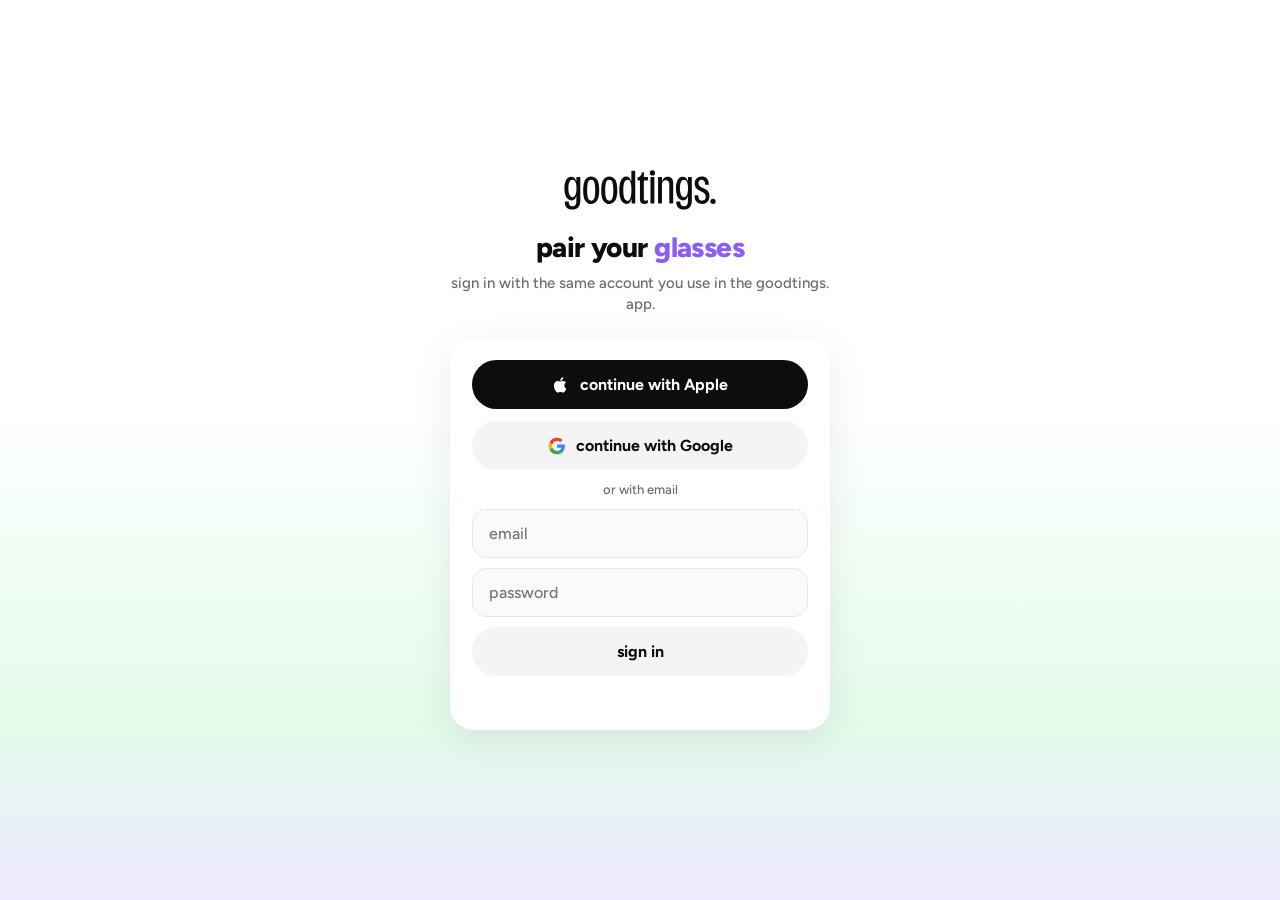
<file: glass/pair/index.html>
<!doctype html>
<html lang="en">
<head>
  <meta charset="utf-8">
  <meta name="viewport" content="width=device-width, initial-scale=1, viewport-fit=cover">
  <meta name="theme-color" content="#ffffff">
  <title>pair your glasses · goodtings.</title>
  <link rel="icon" type="image/png" href="../assets/favicon.png">
  <style>
    @font-face { font-family: "Figtree"; font-weight: 500; src: url("../assets/fonts/figtree-latin-500-normal.woff2") format("woff2"); }
    @font-face { font-family: "Figtree"; font-weight: 700; src: url("../assets/fonts/figtree-latin-700-normal.woff2") format("woff2"); }
    @font-face { font-family: "Figtree"; font-weight: 800; src: url("../assets/fonts/figtree-latin-800-normal.woff2") format("woff2"); }
    :root { --green: #4AED80; --purple: #8B5CF6; --ink: #0D0D0D; --muted: #6B6B73; --line: #E8E8EC; }
    * { box-sizing: border-box; }
    body {
      margin: 0; min-height: 100vh; min-height: 100dvh;
      font-family: "Figtree", system-ui, sans-serif; color: var(--ink);
      background: linear-gradient(180deg, #fff 0%, #fff 45%, #E3FBEB 80%, #EFE9FF 100%);
      display: grid; place-items: center; padding: 24px 16px;
      -webkit-font-smoothing: antialiased;
    }
    main { width: 100%; max-width: 380px; display: grid; gap: 22px; text-align: center; }
    .logo { height: 40px; margin: 0 auto; display: block; }
    h1 { margin: 0; font-size: 28px; font-weight: 800; letter-spacing: -.02em; line-height: 1.1; }
    h1 em { font-style: normal; color: var(--purple); }
    p { margin: 0; color: var(--muted); font-size: 15px; line-height: 1.45; }
    .card { background: #fff; border-radius: 24px; padding: 22px; box-shadow: 0 10px 40px rgba(13,13,13,.08); display: grid; gap: 12px; text-align: left; }
    .btn { appearance: none; border: 0; border-radius: 999px; padding: 15px 18px; font: inherit; font-size: 16px; font-weight: 700; cursor: pointer; display: flex; align-items: center; justify-content: center; gap: 10px; width: 100%; }
    .btn.dark { background: var(--ink); color: #fff; }
    .btn.light { background: #F4F4F6; color: var(--ink); }
    .btn:disabled { opacity: .5; cursor: default; }
    .btn svg { width: 18px; height: 18px; }
    .or { text-align: center; color: var(--muted); font-size: 13px; }
    input { font: inherit; font-size: 16px; padding: 14px 16px; border-radius: 14px; border: 1.5px solid var(--line); width: 100%; background: #FAFAFB; }
    input:focus { outline: none; border-color: var(--green); background: #fff; }
    .code { font-size: 34px; font-weight: 800; letter-spacing: .32em; text-align: center; padding: 16px 8px 16px 20px; font-variant-numeric: tabular-nums; }
    .msg { font-size: 14px; text-align: center; min-height: 20px; color: var(--muted); }
    .msg.err { color: #D92D4B; }
    .who { display: flex; justify-content: space-between; align-items: center; font-size: 14px; color: var(--muted); }
    .link { background: none; border: 0; color: var(--purple); font: inherit; font-weight: 700; font-size: 14px; cursor: pointer; padding: 0; }
    .done { font-size: 56px; line-height: 1; }
    [hidden] { display: none !important; }
  </style>
</head>
<body>
  <main>
    <img class="logo" src="../assets/wordmark-dark.svg" alt="goodtings.">

    <!-- 1 · sign in -->
    <section id="signin" hidden>
      <div style="display:grid;gap:10px;margin-bottom:22px">
        <h1>pair your <em>glasses</em></h1>
        <p>sign in with the same account you use in the goodtings. app.</p>
      </div>
      <div class="card">
        <button class="btn dark" id="apple"><svg viewBox="0 0 24 24" fill="currentColor"><path d="M16.4 12.6c0-2.6 2.1-3.8 2.2-3.9-1.2-1.8-3.1-2-3.7-2-1.6-.2-3.1.9-3.9.9-.8 0-2-.9-3.4-.9-1.7 0-3.3 1-4.2 2.6-1.8 3.1-.5 7.7 1.3 10.2.9 1.2 1.9 2.6 3.2 2.6 1.3-.1 1.8-.8 3.3-.8 1.6 0 2 .8 3.4.8 1.4 0 2.3-1.3 3.1-2.5 1-1.4 1.4-2.8 1.4-2.9 0 0-2.7-1-2.7-4.1zM13.9 4.9c.7-.9 1.2-2 1.1-3.2-1 0-2.3.7-3 1.6-.7.8-1.2 2-1.1 3.1 1.1.1 2.3-.6 3-1.5z"/></svg>continue with Apple</button>
        <button class="btn light" id="google"><svg viewBox="0 0 24 24"><path fill="#4285F4" d="M22.5 12.3c0-.8-.1-1.5-.2-2.3H12v4.3h5.9a5 5 0 0 1-2.2 3.3v2.8h3.6c2.1-1.9 3.2-4.8 3.2-8.1z"/><path fill="#34A853" d="M12 23c3 0 5.5-1 7.3-2.7l-3.6-2.8c-1 .7-2.2 1.1-3.7 1.1-2.9 0-5.3-1.9-6.2-4.5H2.1v2.9A11 11 0 0 0 12 23z"/><path fill="#FBBC05" d="M5.8 14.1a6.6 6.6 0 0 1 0-4.2V7H2.1a11 11 0 0 0 0 9.9l3.7-2.8z"/><path fill="#EA4335" d="M12 5.4c1.6 0 3.1.6 4.2 1.7l3.2-3.2A11 11 0 0 0 2.1 7l3.7 2.9C6.7 7.3 9.1 5.4 12 5.4z"/></svg>continue with Google</button>
        <div class="or">or with email</div>
        <form id="emailForm" style="display:grid;gap:10px">
          <input type="email" id="email" placeholder="email" autocomplete="email" required>
          <input type="password" id="password" placeholder="password" autocomplete="current-password" required>
          <button class="btn light" type="submit">sign in</button>
        </form>
        <div class="msg" id="signinMsg"></div>
      </div>
    </section>

    <!-- 2 · enter code -->
    <section id="enter" hidden>
      <div style="display:grid;gap:10px;margin-bottom:22px">
        <h1>enter the <em>code</em></h1>
        <p>open goodtings. on your Ray-Ban Display glasses. you’ll see 6 digits.</p>
      </div>
      <form class="card" id="codeForm">
        <input class="code" id="code" inputmode="numeric" pattern="[0-9]{6}" maxlength="6" placeholder="······" autocomplete="one-time-code" required>
        <button class="btn dark" type="submit" id="pairBtn">pair glasses →</button>
        <div class="msg" id="codeMsg"></div>
        <div class="who"><span id="whoami"></span><button type="button" class="link" id="signout">not you?</button></div>
      </form>
    </section>

    <!-- 3 · done -->
    <section id="done" hidden>
      <div class="card" style="text-align:center;justify-items:center;gap:14px">
        <div class="done">💚</div>
        <h1>you’re <em>paired</em></h1>
        <p>look up. your tings and the pulse are on your glasses now.</p>
        <button class="btn light" id="another" style="margin-top:6px">pair another pair</button>
      </div>
    </section>

    <section id="loading"><p>loading…</p></section>
  </main>
  <script type="module" src="pair.js"></script>
</body>
</html>
</file>
